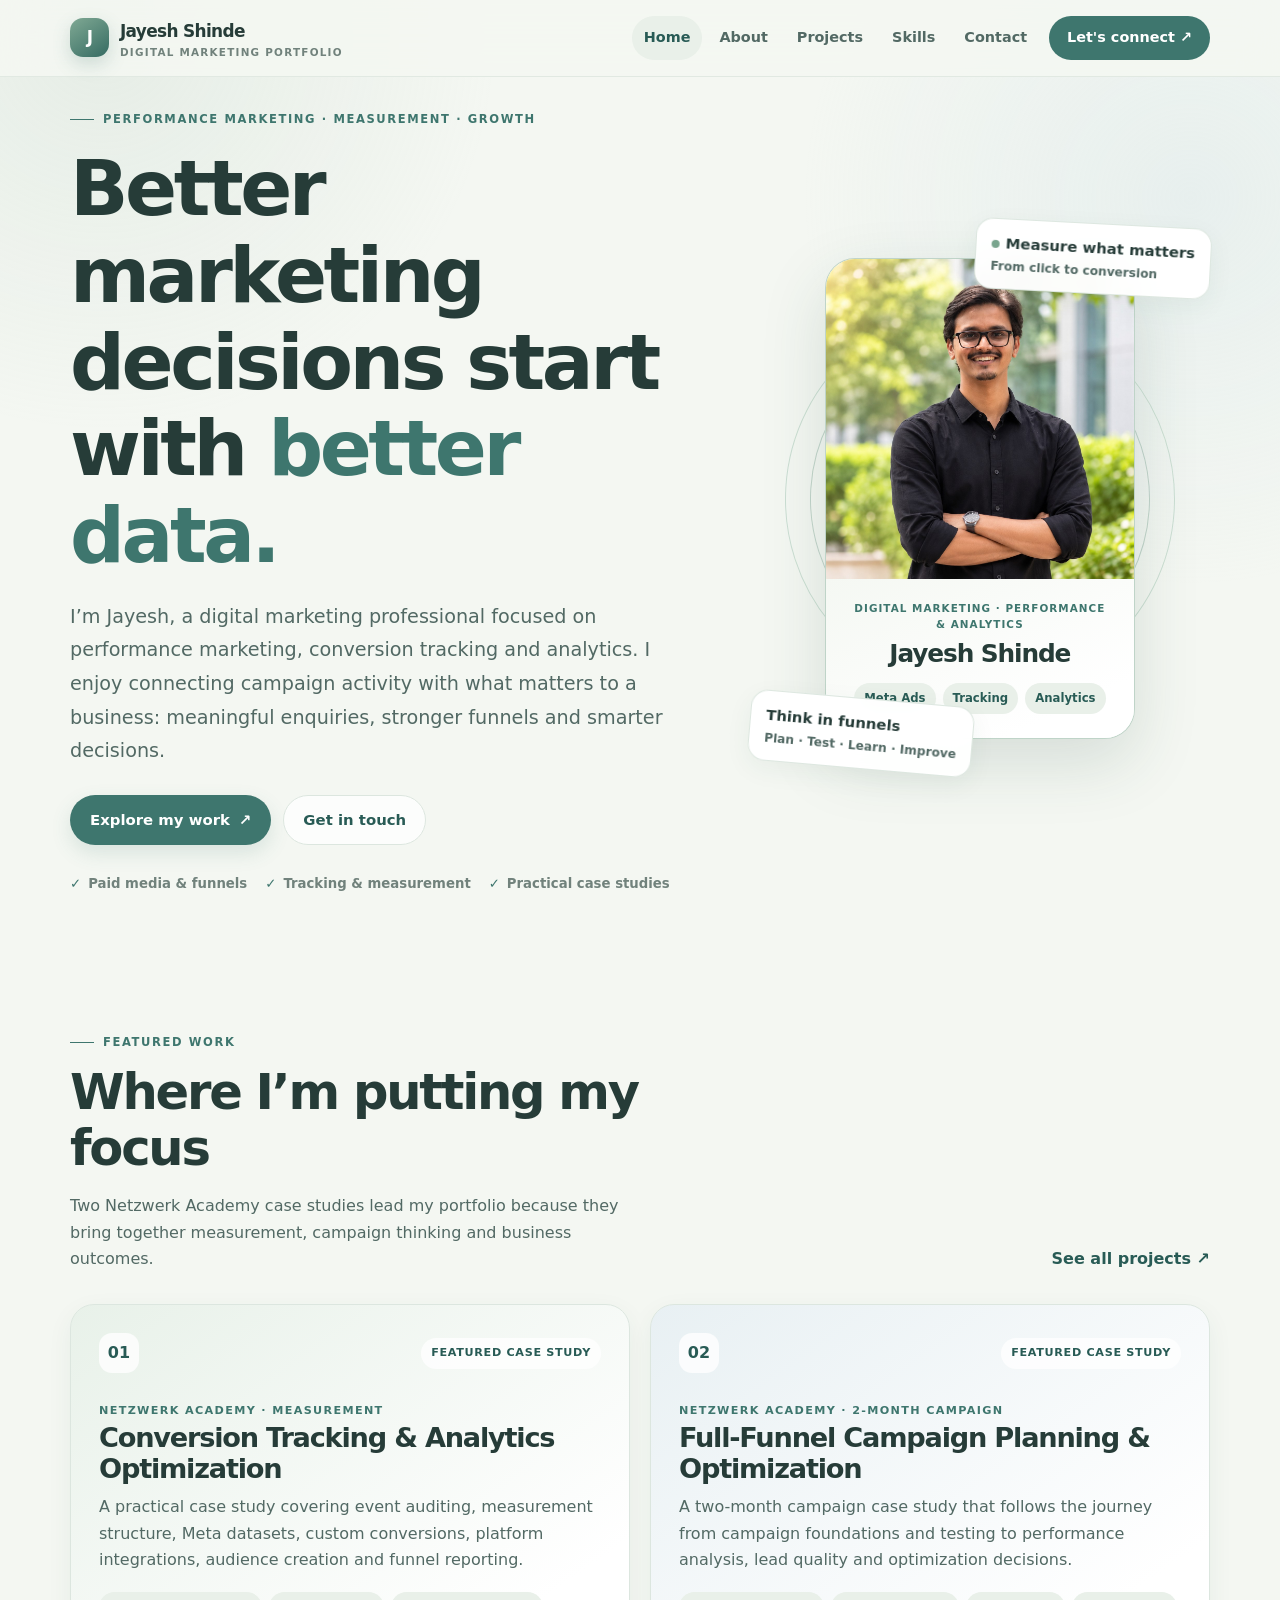
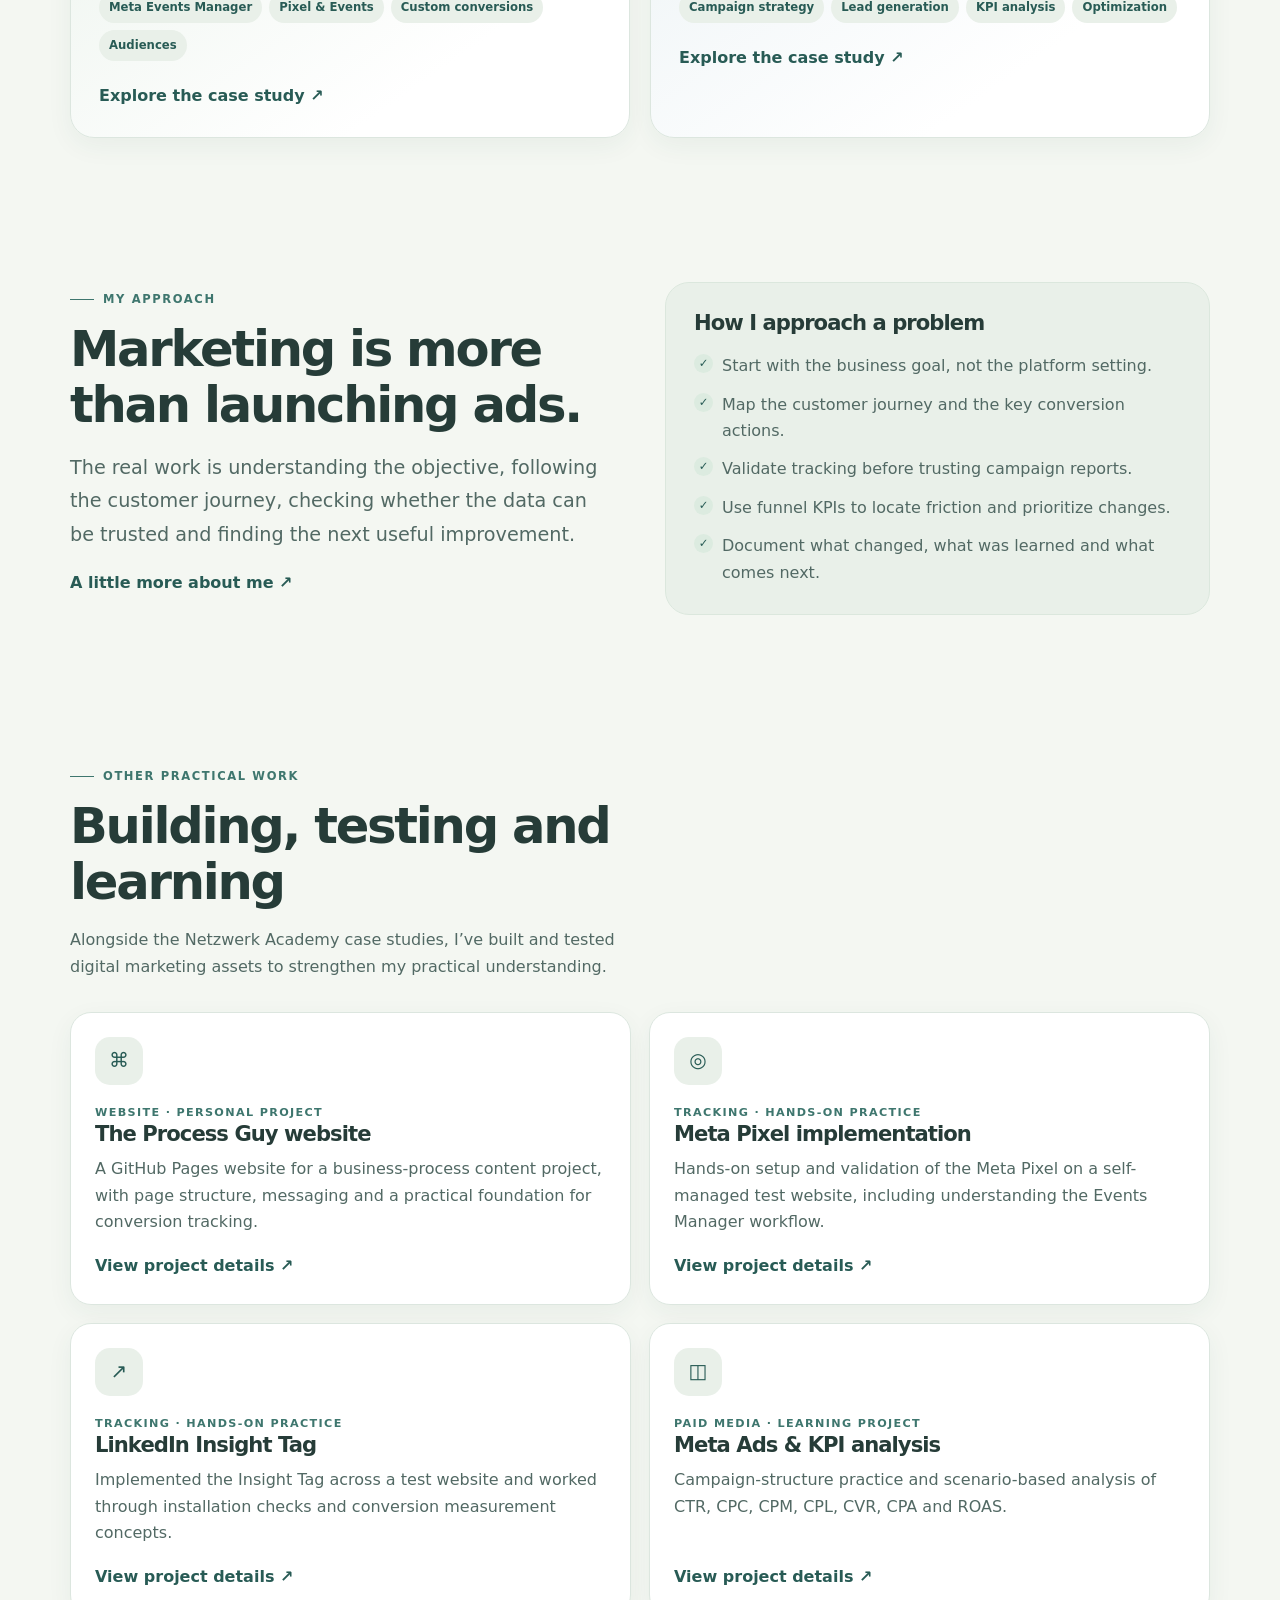
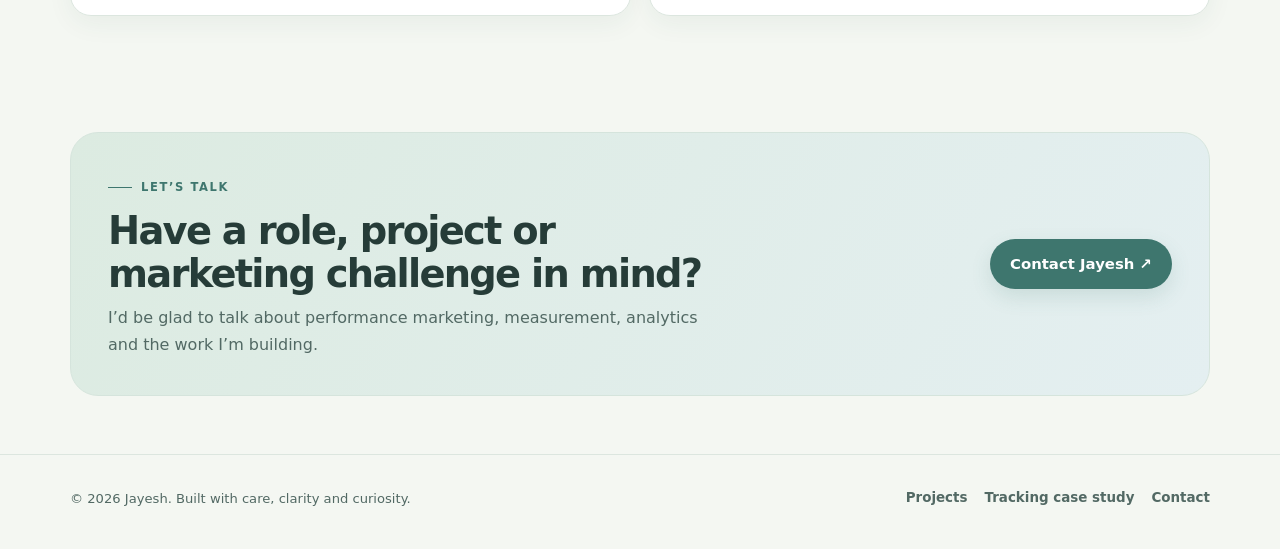
<file: index.html>
<!doctype html>
<html lang="en">
<head>
  <meta charset="utf-8"><meta name="viewport" content="width=device-width, initial-scale=1">
  <meta name="theme-color" content="#f4f7f2"><meta name="description" content="Jayesh portfolio: performance marketing, conversion tracking, analytics, paid media and practical case studies.">
  <title>Performance Marketing & Digital Marketing Portfolio | Jayesh</title>
  <link rel="preconnect" href="https://fonts.googleapis.com"><link rel="preconnect" href="https://fonts.gstatic.com" crossorigin>
  <link rel="stylesheet" href="assets/css/style.css">
  <link rel="icon" href="assets/img/favicon.svg" type="image/svg+xml">
</head>
<body><a class="skip-link" href="#main">Skip to content</a>
<header class="site-header"><div class="container nav-wrap">
  <a class="brand" href="index.html" aria-label="Jayesh portfolio home"><span class="brand-mark">J</span><span>Jayesh Shinde<small>Digital Marketing Portfolio</small></span></a>
  <button class="menu-toggle" type="button" aria-label="Open navigation menu" aria-expanded="false" aria-controls="primary-navigation"><span></span><span></span><span></span></button>
  <nav class="nav-links" id="primary-navigation" aria-label="Primary navigation"><a href="index.html" aria-current="page">Home</a><a href="about.html">About</a><a href="projects.html">Projects</a><a href="skills.html">Skills</a><a href="contact.html">Contact</a><a class="nav-cta" href="contact.html">Let's connect ↗</a></nav>
</div></header><main class="page-main" id="main">
<section class="hero"><div class="container hero-grid">
  <div class="hero-copy reveal"><span class="eyebrow">Performance marketing · Measurement · Growth</span>
    <h1>Better marketing decisions start with <span class="accent">better data.</span></h1>
    <p class="lead">I’m Jayesh, a digital marketing professional focused on performance marketing, conversion tracking and analytics. I enjoy connecting campaign activity with what matters to a business: meaningful enquiries, stronger funnels and smarter decisions.</p>
    <div class="button-row"><a class="btn" href="projects.html">Explore my work <span aria-hidden="true">↗</span></a><a class="btn secondary" href="contact.html">Get in touch</a></div>
    <div class="hero-note"><span>Paid media & funnels</span><span>Tracking & measurement</span><span>Practical case studies</span></div>
  </div>
  <div class="hero-visual reveal" aria-label="Jayesh Shinde, digital marketing portfolio profile">
    <div class="orbit" aria-hidden="true"></div>
    <figure class="profile-tile">
      <img class="profile-photo" src="assets/img/jayesh-profile.jpg" alt="Professional portrait of Jayesh Shinde smiling in a black shirt and glasses" fetchpriority="high">
      <figcaption class="profile-details">
        <span class="profile-kicker">Digital Marketing · Performance & Analytics</span>
        <h3>Jayesh Shinde</h3>
        <div class="mini-tags"><span>Meta Ads</span><span>Tracking</span><span>Analytics</span></div>
      </figcaption>
    </figure>
    <div class="float-card float-one"><b><span class="float-dot"></span>Measure what matters</b>From click to conversion</div>
    <div class="float-card float-two"><b>Think in funnels</b>Plan · Test · Learn · Improve</div>
  </div>
</div></section>
<section class="section-tight"><div class="container"><div class="section-head"><div><span class="eyebrow">Featured work</span><h2>Where I’m putting my focus</h2><p>Two Netzwerk Academy case studies lead my portfolio because they bring together measurement, campaign thinking and business outcomes.</p></div><a class="text-link" href="projects.html">See all projects ↗</a></div>
  <div class="feature-grid">
    <article class="feature-card primary reveal"><div class="card-top"><span class="number">01</span><span class="status">Featured case study</span></div><span class="pill-label">Netzwerk Academy · Measurement</span><h3>Conversion Tracking & Analytics Optimization</h3><p>A practical case study covering event auditing, measurement structure, Meta datasets, custom conversions, platform integrations, audience creation and funnel reporting.</p><div class="tags"><span class="tag">Meta Events Manager</span><span class="tag">Pixel & Events</span><span class="tag">Custom conversions</span><span class="tag">Audiences</span></div><a class="text-link" href="case-study-tracking.html">Explore the case study ↗</a></article>
    <article class="feature-card secondary-feature reveal"><div class="card-top"><span class="number">02</span><span class="status">Featured case study</span></div><span class="pill-label">Netzwerk Academy · 2-month campaign</span><h3>Full-Funnel Campaign Planning & Optimization</h3><p>A two-month campaign case study that follows the journey from campaign foundations and testing to performance analysis, lead quality and optimization decisions.</p><div class="tags"><span class="tag">Campaign strategy</span><span class="tag">Lead generation</span><span class="tag">KPI analysis</span><span class="tag">Optimization</span></div><a class="text-link" href="case-study-campaign.html">Explore the case study ↗</a></article>
  </div>
</div></section>
<section class="section"><div class="container two-col">
  <div class="reveal"><span class="eyebrow">My approach</span><h2>Marketing is more than launching ads.</h2><p class="lead">The real work is understanding the objective, following the customer journey, checking whether the data can be trusted and finding the next useful improvement.</p><a class="text-link" href="about.html">A little more about me ↗</a></div>
  <div class="soft-panel reveal"><h3>How I approach a problem</h3><ul class="list-check"><li>Start with the business goal, not the platform setting.</li><li>Map the customer journey and the key conversion actions.</li><li>Validate tracking before trusting campaign reports.</li><li>Use funnel KPIs to locate friction and prioritize changes.</li><li>Document what changed, what was learned and what comes next.</li></ul></div>
</div></section>
<section class="section-tight"><div class="container"><div class="section-head"><div><span class="eyebrow">Other practical work</span><h2>Building, testing and learning</h2><p>Alongside the Netzwerk Academy case studies, I’ve built and tested digital marketing assets to strengthen my practical understanding.</p></div></div>
  <div class="project-grid">
    <article class="project-card reveal"><div class="project-icon">⌘</div><span class="pill-label">Website · Personal project</span><h3>The Process Guy website</h3><p>A GitHub Pages website for a business-process content project, with page structure, messaging and a practical foundation for conversion tracking.</p><a class="text-link" href="projects.html#process-guy">View project details ↗</a></article>
    <article class="project-card reveal"><div class="project-icon">◎</div><span class="pill-label">Tracking · Hands-on practice</span><h3>Meta Pixel implementation</h3><p>Hands-on setup and validation of the Meta Pixel on a self-managed test website, including understanding the Events Manager workflow.</p><a class="text-link" href="projects.html#meta-pixel">View project details ↗</a></article>
    <article class="project-card reveal"><div class="project-icon">↗</div><span class="pill-label">Tracking · Hands-on practice</span><h3>LinkedIn Insight Tag</h3><p>Implemented the Insight Tag across a test website and worked through installation checks and conversion measurement concepts.</p><a class="text-link" href="projects.html#linkedin-tag">View project details ↗</a></article>
    <article class="project-card reveal"><div class="project-icon">◫</div><span class="pill-label">Paid media · Learning project</span><h3>Meta Ads & KPI analysis</h3><p>Campaign-structure practice and scenario-based analysis of CTR, CPC, CPM, CPL, CVR, CPA and ROAS.</p><a class="text-link" href="projects.html#meta-ads">View project details ↗</a></article>
  </div>
</div></section>
<section class="section-tight"><div class="container"><div class="callout reveal"><div><span class="eyebrow">Let’s talk</span><h2>Have a role, project or marketing challenge in mind?</h2><p>I’d be glad to talk about performance marketing, measurement, analytics and the work I’m building.</p></div><a class="btn" href="contact.html">Contact Jayesh ↗</a></div></div></section>
</main><footer class="site-footer"><div class="container footer-inner">
  <p>© <span data-year></span> Jayesh. Built with care, clarity and curiosity.</p>
  <div class="footer-links"><a href="projects.html">Projects</a><a href="case-study-tracking.html">Tracking case study</a><a href="contact.html">Contact</a></div>
</div></footer>
<script src="assets/js/main.js" defer></script></body></html>
</file>
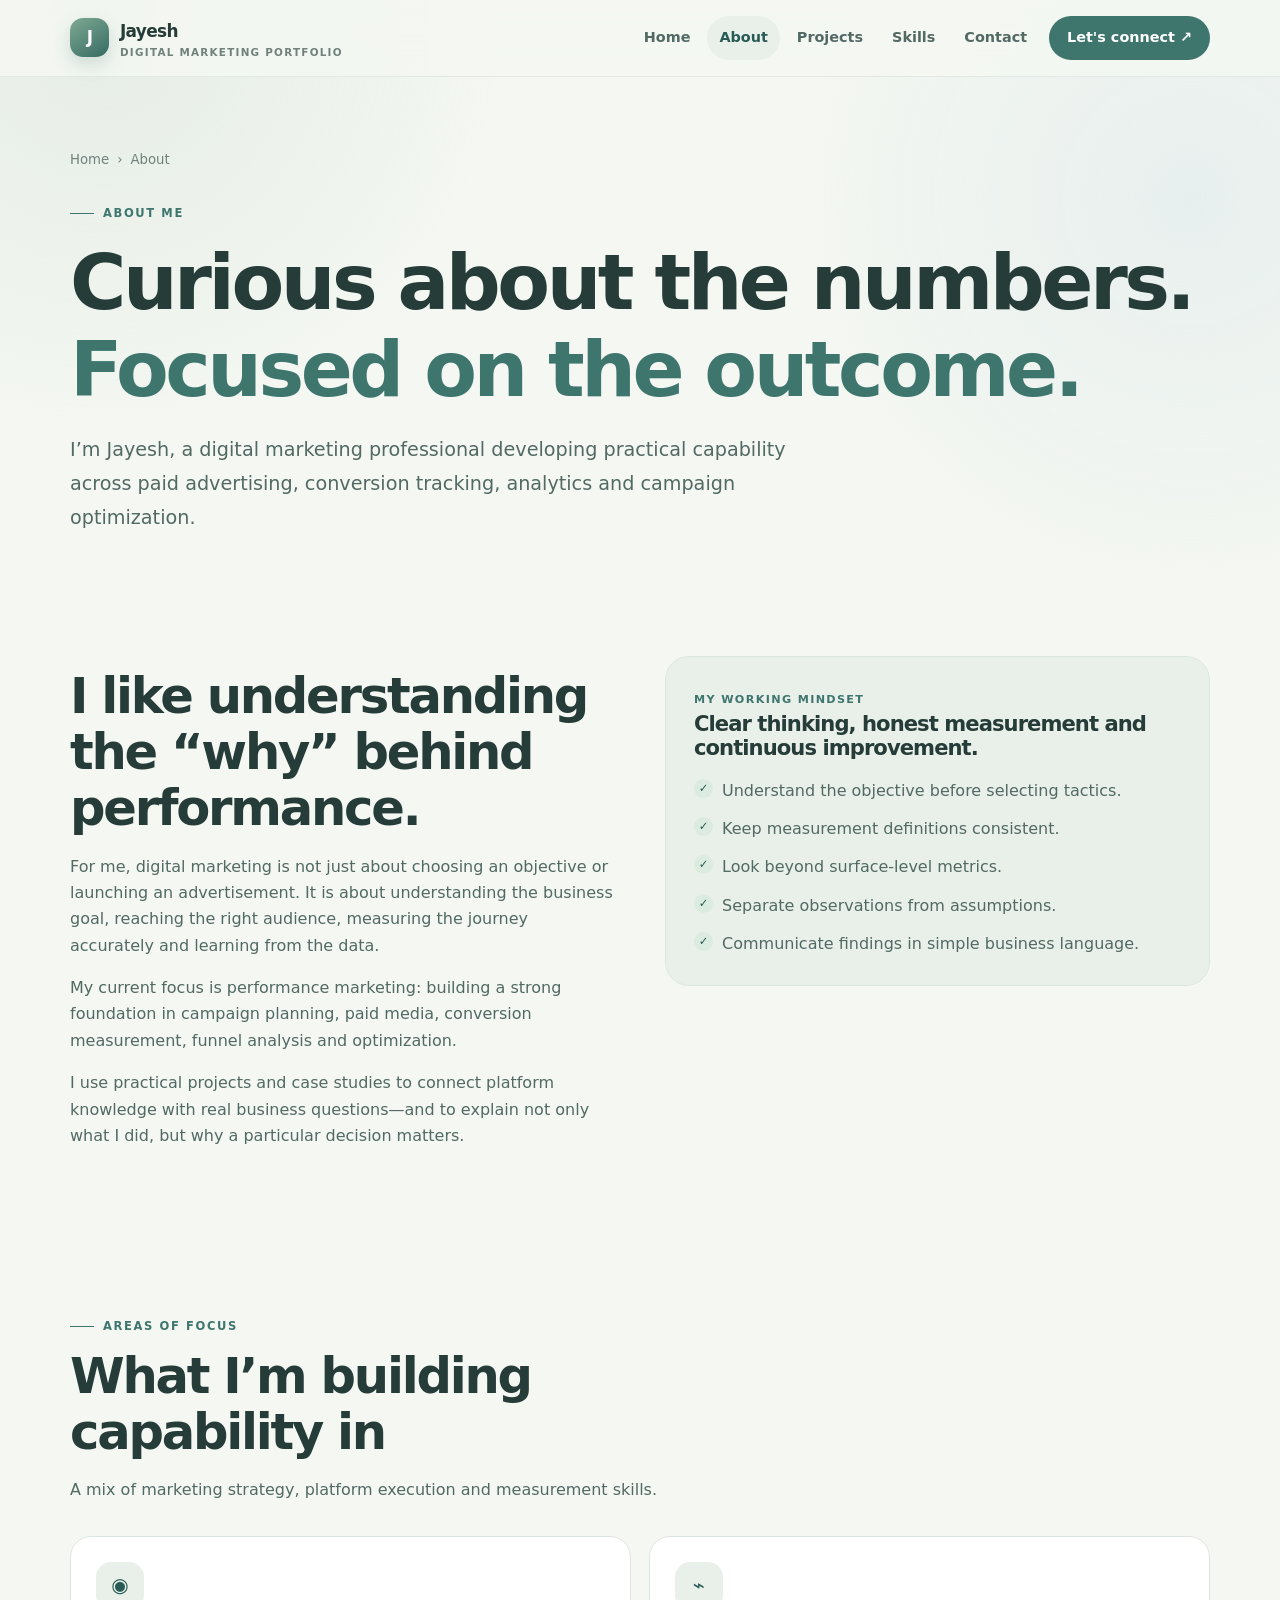
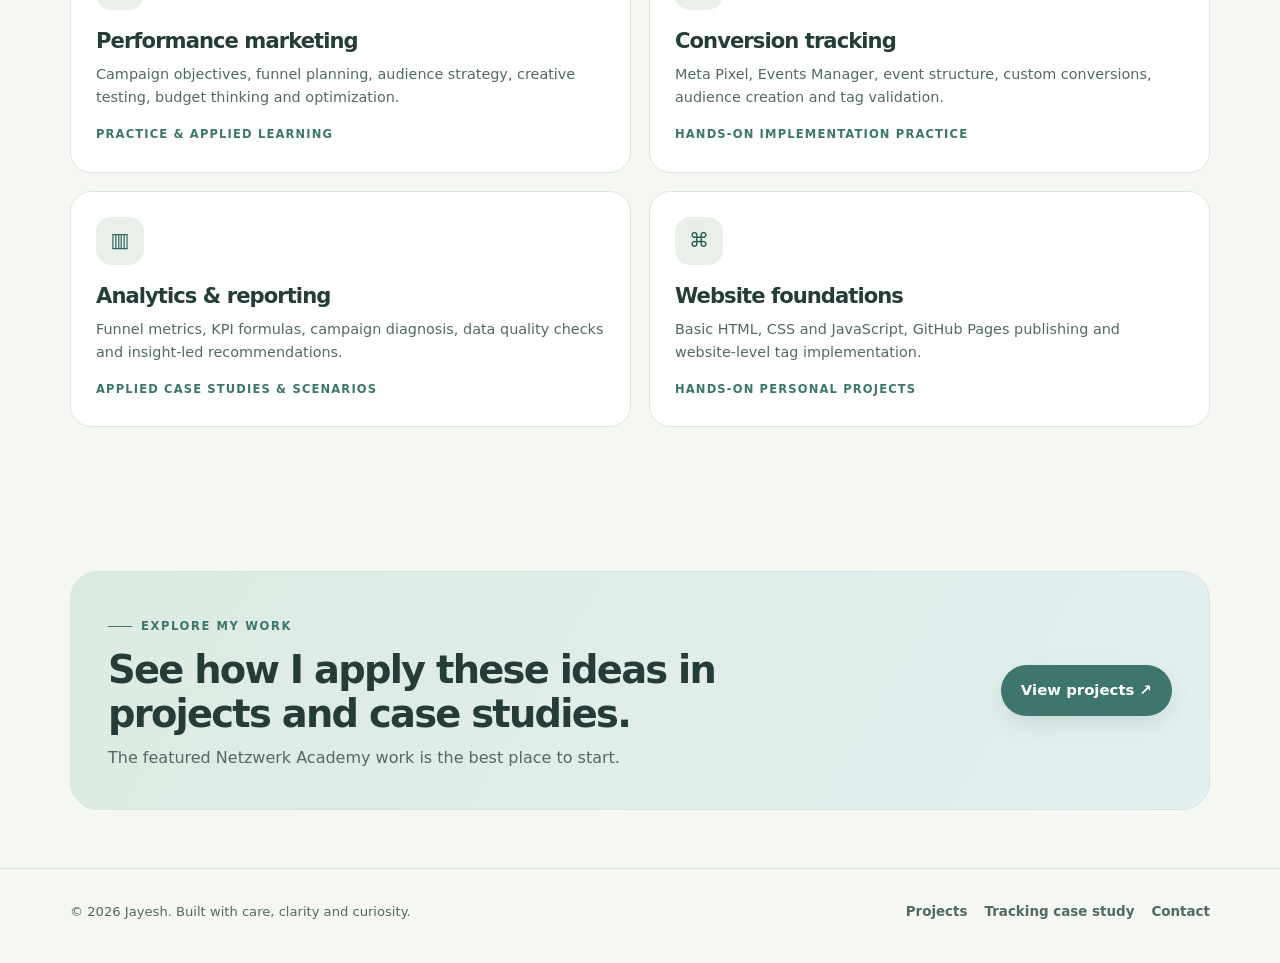
<file: about.html>
<!doctype html>
<html lang="en">
<head>
  <meta charset="utf-8"><meta name="viewport" content="width=device-width, initial-scale=1">
  <meta name="theme-color" content="#f4f7f2"><meta name="description" content="Learn about Jayesh and his approach to digital marketing, performance marketing, measurement and analytics.">
  <title>About | Jayesh</title>
  <link rel="preconnect" href="https://fonts.googleapis.com"><link rel="preconnect" href="https://fonts.gstatic.com" crossorigin>
  <link rel="stylesheet" href="assets/css/style.css">
  <link rel="icon" href="assets/img/favicon.svg" type="image/svg+xml">
</head>
<body><a class="skip-link" href="#main">Skip to content</a>
<header class="site-header"><div class="container nav-wrap">
  <a class="brand" href="index.html" aria-label="Jayesh portfolio home"><span class="brand-mark">J</span><span>Jayesh<small>Digital Marketing Portfolio</small></span></a>
  <button class="menu-toggle" type="button" aria-label="Open navigation menu" aria-expanded="false" aria-controls="primary-navigation"><span></span><span></span><span></span></button>
  <nav class="nav-links" id="primary-navigation" aria-label="Primary navigation"><a href="index.html">Home</a><a href="about.html" aria-current="page">About</a><a href="projects.html">Projects</a><a href="skills.html">Skills</a><a href="contact.html">Contact</a><a class="nav-cta" href="contact.html">Let's connect ↗</a></nav>
</div></header><main class="page-main" id="main">
<section class="page-hero"><div class="container"><div class="breadcrumb"><a href="index.html">Home</a><span>›</span><span>About</span></div><span class="eyebrow">About me</span><h1>Curious about the numbers.<br><span style="color:var(--teal)">Focused on the outcome.</span></h1><p class="lead">I’m Jayesh, a digital marketing professional developing practical capability across paid advertising, conversion tracking, analytics and campaign optimization.</p></div></section>
<section class="section-tight"><div class="container two-col"><div class="reveal"><h2>I like understanding the “why” behind performance.</h2><p>For me, digital marketing is not just about choosing an objective or launching an advertisement. It is about understanding the business goal, reaching the right audience, measuring the journey accurately and learning from the data.</p><p>My current focus is performance marketing: building a strong foundation in campaign planning, paid media, conversion measurement, funnel analysis and optimization.</p><p>I use practical projects and case studies to connect platform knowledge with real business questions—and to explain not only what I did, but why a particular decision matters.</p></div><div class="soft-panel reveal"><span class="pill-label">My working mindset</span><h3>Clear thinking, honest measurement and continuous improvement.</h3><ul class="list-check"><li>Understand the objective before selecting tactics.</li><li>Keep measurement definitions consistent.</li><li>Look beyond surface-level metrics.</li><li>Separate observations from assumptions.</li><li>Communicate findings in simple business language.</li></ul></div></div></section>
<section class="section"><div class="container"><div class="section-head"><div><span class="eyebrow">Areas of focus</span><h2>What I’m building capability in</h2><p>A mix of marketing strategy, platform execution and measurement skills.</p></div></div><div class="skill-groups">
  <article class="skill-group reveal"><div class="project-icon">◉</div><h3>Performance marketing</h3><p>Campaign objectives, funnel planning, audience strategy, creative testing, budget thinking and optimization.</p><span class="skill-level">Practice & applied learning</span></article>
  <article class="skill-group reveal"><div class="project-icon">⌁</div><h3>Conversion tracking</h3><p>Meta Pixel, Events Manager, event structure, custom conversions, audience creation and tag validation.</p><span class="skill-level">Hands-on implementation practice</span></article>
  <article class="skill-group reveal"><div class="project-icon">▥</div><h3>Analytics & reporting</h3><p>Funnel metrics, KPI formulas, campaign diagnosis, data quality checks and insight-led recommendations.</p><span class="skill-level">Applied case studies & scenarios</span></article>
  <article class="skill-group reveal"><div class="project-icon">⌘</div><h3>Website foundations</h3><p>Basic HTML, CSS and JavaScript, GitHub Pages publishing and website-level tag implementation.</p><span class="skill-level">Hands-on personal projects</span></article>
</div></div></section>
<section class="section-tight"><div class="container"><div class="callout reveal"><div><span class="eyebrow">Explore my work</span><h2>See how I apply these ideas in projects and case studies.</h2><p>The featured Netzwerk Academy work is the best place to start.</p></div><a class="btn" href="projects.html">View projects ↗</a></div></div></section>
</main><footer class="site-footer"><div class="container footer-inner">
  <p>© <span data-year></span> Jayesh. Built with care, clarity and curiosity.</p>
  <div class="footer-links"><a href="projects.html">Projects</a><a href="case-study-tracking.html">Tracking case study</a><a href="contact.html">Contact</a></div>
</div></footer>
<script src="assets/js/main.js" defer></script></body></html>
</file>
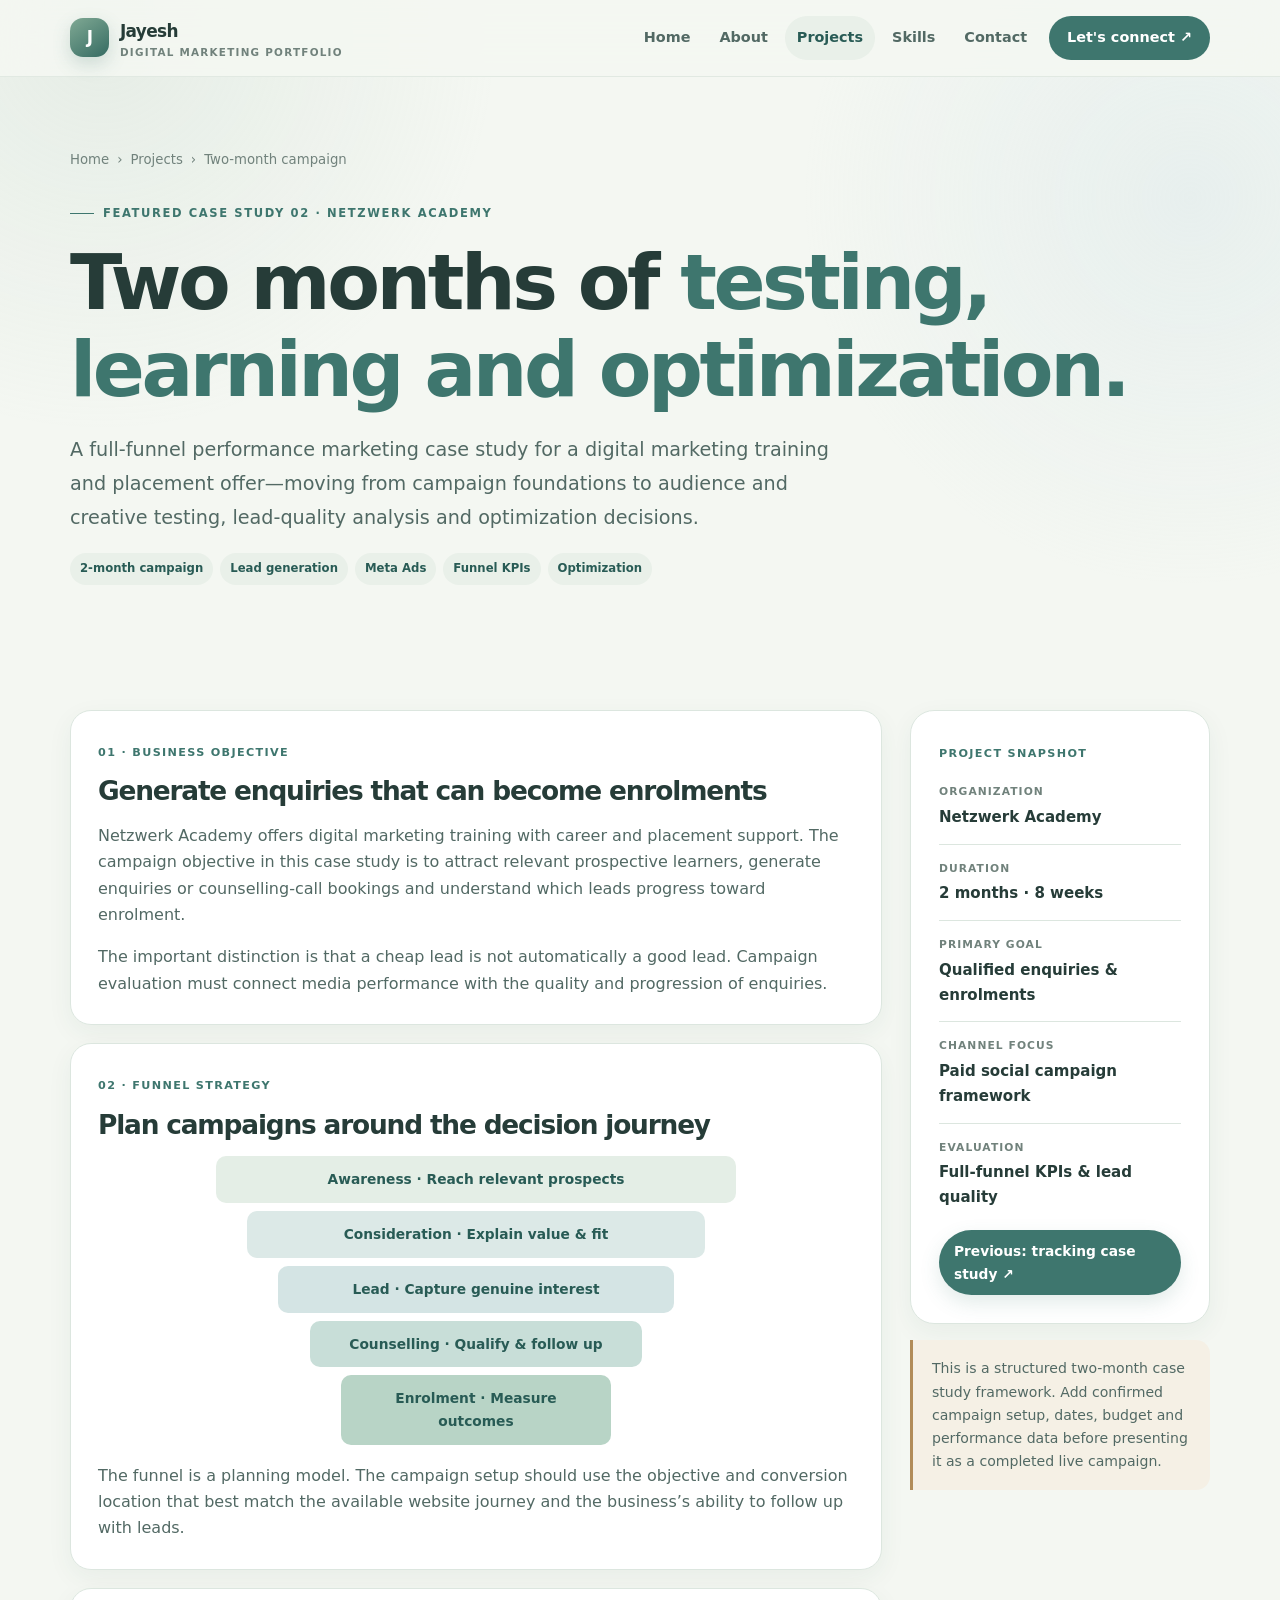
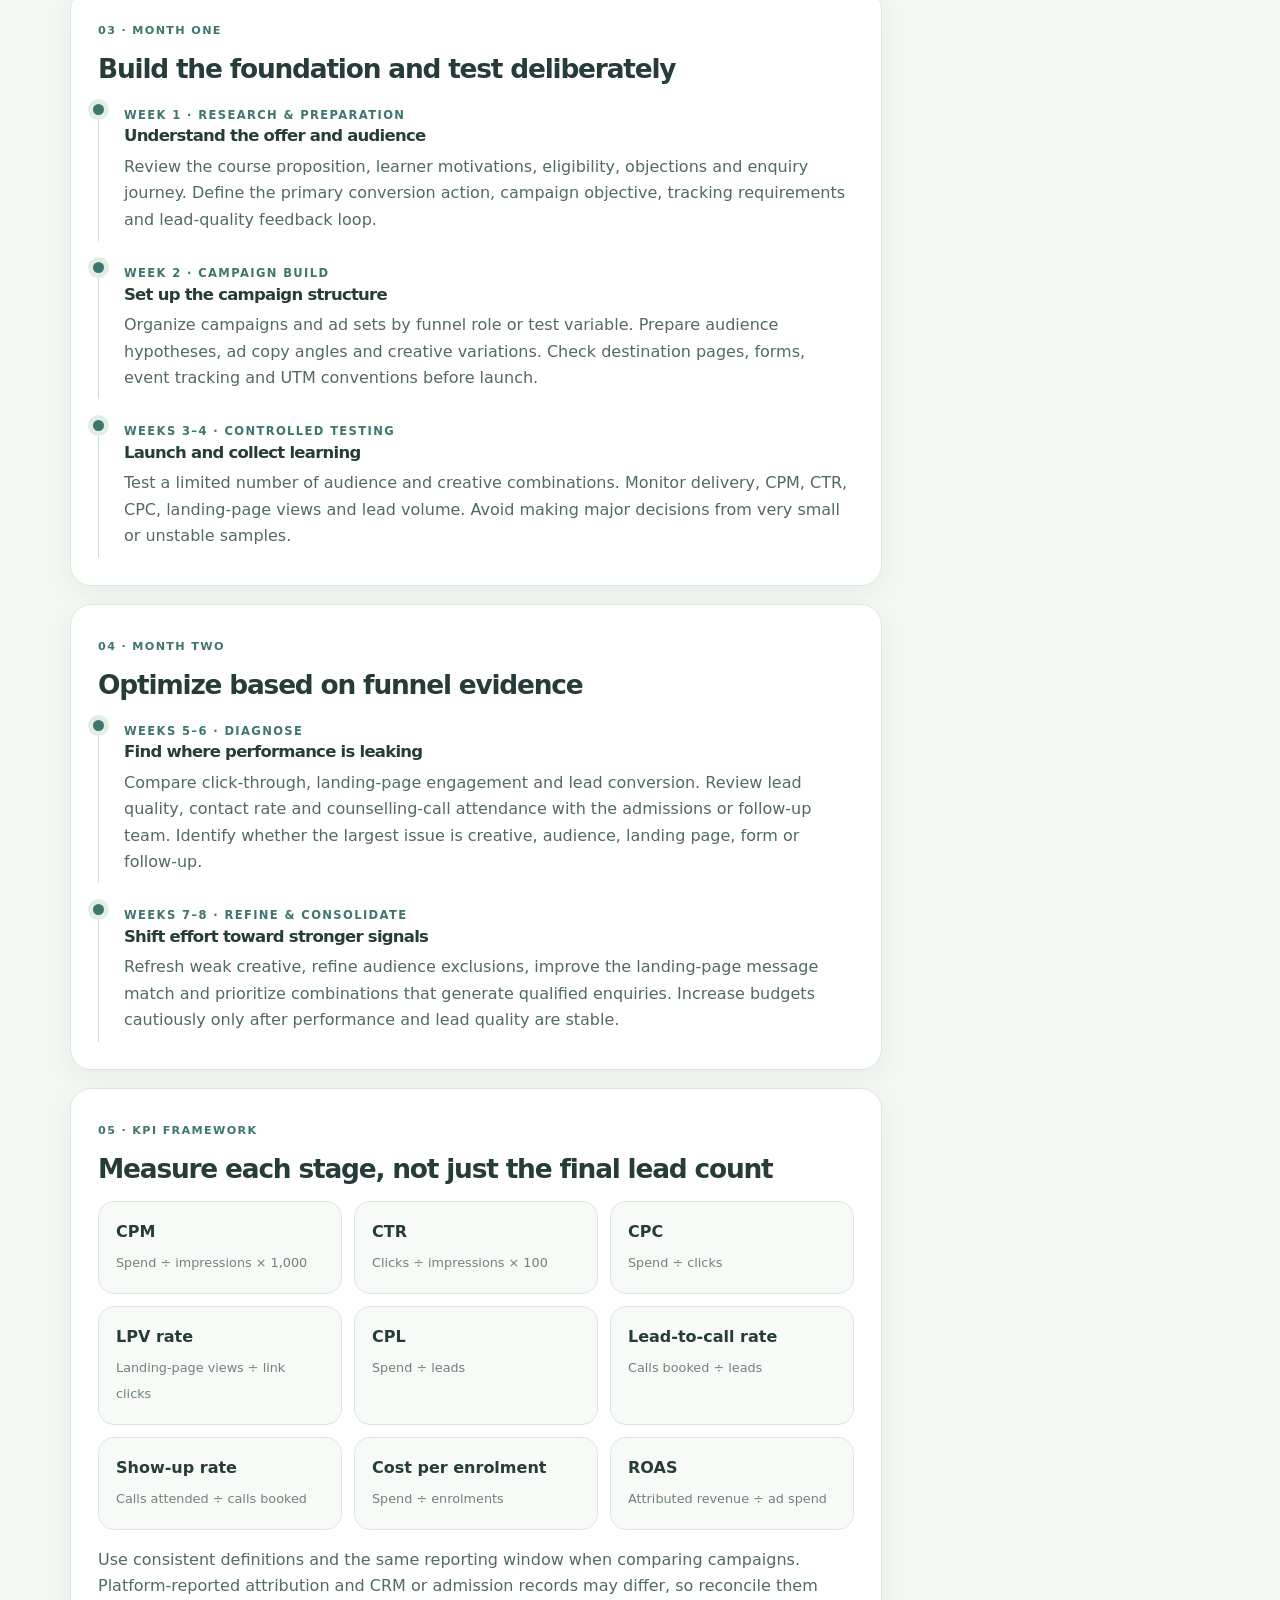
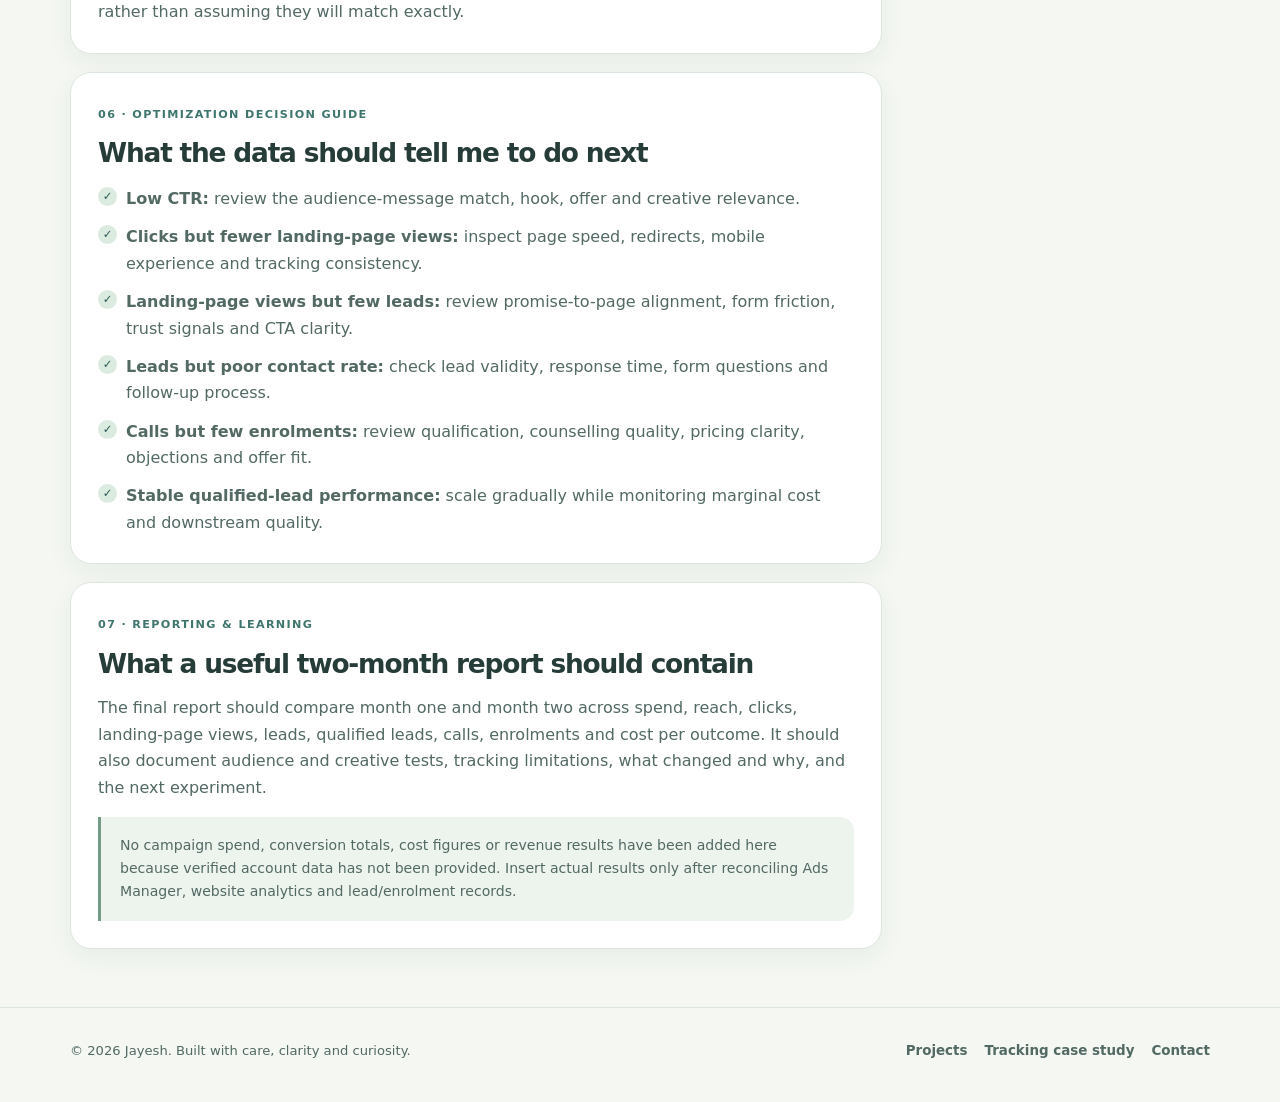
<file: case-study-campaign.html>
<!doctype html>
<html lang="en">
<head>
  <meta charset="utf-8"><meta name="viewport" content="width=device-width, initial-scale=1">
  <meta name="theme-color" content="#f4f7f2"><meta name="description" content="Two-month performance marketing campaign case study for Netzwerk Academy, covering campaign planning, testing, funnel analysis and optimization.">
  <title>Netzwerk Academy — Two-Month Campaign Case Study | Jayesh</title>
  <link rel="preconnect" href="https://fonts.googleapis.com"><link rel="preconnect" href="https://fonts.gstatic.com" crossorigin>
  <link rel="stylesheet" href="assets/css/style.css">
  <link rel="icon" href="assets/img/favicon.svg" type="image/svg+xml">
</head>
<body><a class="skip-link" href="#main">Skip to content</a>
<header class="site-header"><div class="container nav-wrap">
  <a class="brand" href="index.html" aria-label="Jayesh portfolio home"><span class="brand-mark">J</span><span>Jayesh<small>Digital Marketing Portfolio</small></span></a>
  <button class="menu-toggle" type="button" aria-label="Open navigation menu" aria-expanded="false" aria-controls="primary-navigation"><span></span><span></span><span></span></button>
  <nav class="nav-links" id="primary-navigation" aria-label="Primary navigation"><a href="index.html">Home</a><a href="about.html">About</a><a href="projects.html" aria-current="page">Projects</a><a href="skills.html">Skills</a><a href="contact.html">Contact</a><a class="nav-cta" href="contact.html">Let's connect ↗</a></nav>
</div></header><main class="page-main" id="main">
<section class="page-hero"><div class="container"><div class="breadcrumb"><a href="index.html">Home</a><span>›</span><a href="projects.html">Projects</a><span>›</span><span>Two-month campaign</span></div><span class="eyebrow">Featured case study 02 · Netzwerk Academy</span><h1>Two months of <span style="color:var(--teal)">testing, learning and optimization.</span></h1><p class="lead">A full-funnel performance marketing case study for a digital marketing training and placement offer—moving from campaign foundations to audience and creative testing, lead-quality analysis and optimization decisions.</p><div class="tags"><span class="tag">2-month campaign</span><span class="tag">Lead generation</span><span class="tag">Meta Ads</span><span class="tag">Funnel KPIs</span><span class="tag">Optimization</span></div></div></section>
<section class="section-tight"><div class="container detail-grid"><div class="content-stack">
  <article class="content-block reveal"><span class="pill-label">01 · Business objective</span><h2 style="font-size:1.65rem">Generate enquiries that can become enrolments</h2><p>Netzwerk Academy offers digital marketing training with career and placement support. The campaign objective in this case study is to attract relevant prospective learners, generate enquiries or counselling-call bookings and understand which leads progress toward enrolment.</p><p>The important distinction is that a cheap lead is not automatically a good lead. Campaign evaluation must connect media performance with the quality and progression of enquiries.</p></article>
  <article class="content-block reveal"><span class="pill-label">02 · Funnel strategy</span><h2 style="font-size:1.65rem">Plan campaigns around the decision journey</h2><div class="funnel"><div class="funnel-step">Awareness · Reach relevant prospects</div><div class="funnel-step">Consideration · Explain value & fit</div><div class="funnel-step">Lead · Capture genuine interest</div><div class="funnel-step">Counselling · Qualify & follow up</div><div class="funnel-step">Enrolment · Measure outcomes</div></div><p style="margin-top:18px">The funnel is a planning model. The campaign setup should use the objective and conversion location that best match the available website journey and the business’s ability to follow up with leads.</p></article>
  <article class="content-block reveal"><span class="pill-label">03 · Month one</span><h2 style="font-size:1.65rem">Build the foundation and test deliberately</h2><div class="timeline">
    <div class="timeline-item"><span class="when">Week 1 · Research & preparation</span><h4>Understand the offer and audience</h4><p>Review the course proposition, learner motivations, eligibility, objections and enquiry journey. Define the primary conversion action, campaign objective, tracking requirements and lead-quality feedback loop.</p></div>
    <div class="timeline-item"><span class="when">Week 2 · Campaign build</span><h4>Set up the campaign structure</h4><p>Organize campaigns and ad sets by funnel role or test variable. Prepare audience hypotheses, ad copy angles and creative variations. Check destination pages, forms, event tracking and UTM conventions before launch.</p></div>
    <div class="timeline-item"><span class="when">Weeks 3–4 · Controlled testing</span><h4>Launch and collect learning</h4><p>Test a limited number of audience and creative combinations. Monitor delivery, CPM, CTR, CPC, landing-page views and lead volume. Avoid making major decisions from very small or unstable samples.</p></div>
  </div></article>
  <article class="content-block reveal"><span class="pill-label">04 · Month two</span><h2 style="font-size:1.65rem">Optimize based on funnel evidence</h2><div class="timeline">
    <div class="timeline-item"><span class="when">Weeks 5–6 · Diagnose</span><h4>Find where performance is leaking</h4><p>Compare click-through, landing-page engagement and lead conversion. Review lead quality, contact rate and counselling-call attendance with the admissions or follow-up team. Identify whether the largest issue is creative, audience, landing page, form or follow-up.</p></div>
    <div class="timeline-item"><span class="when">Weeks 7–8 · Refine & consolidate</span><h4>Shift effort toward stronger signals</h4><p>Refresh weak creative, refine audience exclusions, improve the landing-page message match and prioritize combinations that generate qualified enquiries. Increase budgets cautiously only after performance and lead quality are stable.</p></div>
  </div></article>
  <article class="content-block reveal"><span class="pill-label">05 · KPI framework</span><h2 style="font-size:1.65rem">Measure each stage, not just the final lead count</h2><div class="kpi-grid"><div class="kpi"><b>CPM</b><span>Spend ÷ impressions × 1,000</span></div><div class="kpi"><b>CTR</b><span>Clicks ÷ impressions × 100</span></div><div class="kpi"><b>CPC</b><span>Spend ÷ clicks</span></div><div class="kpi"><b>LPV rate</b><span>Landing-page views ÷ link clicks</span></div><div class="kpi"><b>CPL</b><span>Spend ÷ leads</span></div><div class="kpi"><b>Lead-to-call rate</b><span>Calls booked ÷ leads</span></div><div class="kpi"><b>Show-up rate</b><span>Calls attended ÷ calls booked</span></div><div class="kpi"><b>Cost per enrolment</b><span>Spend ÷ enrolments</span></div><div class="kpi"><b>ROAS</b><span>Attributed revenue ÷ ad spend</span></div></div><p style="margin-top:17px">Use consistent definitions and the same reporting window when comparing campaigns. Platform-reported attribution and CRM or admission records may differ, so reconcile them rather than assuming they will match exactly.</p></article>
  <article class="content-block reveal"><span class="pill-label">06 · Optimization decision guide</span><h2 style="font-size:1.65rem">What the data should tell me to do next</h2><ul class="list-check"><li><b>Low CTR:</b> review the audience-message match, hook, offer and creative relevance.</li><li><b>Clicks but fewer landing-page views:</b> inspect page speed, redirects, mobile experience and tracking consistency.</li><li><b>Landing-page views but few leads:</b> review promise-to-page alignment, form friction, trust signals and CTA clarity.</li><li><b>Leads but poor contact rate:</b> check lead validity, response time, form questions and follow-up process.</li><li><b>Calls but few enrolments:</b> review qualification, counselling quality, pricing clarity, objections and offer fit.</li><li><b>Stable qualified-lead performance:</b> scale gradually while monitoring marginal cost and downstream quality.</li></ul></article>
  <article class="content-block reveal"><span class="pill-label">07 · Reporting & learning</span><h2 style="font-size:1.65rem">What a useful two-month report should contain</h2><p>The final report should compare month one and month two across spend, reach, clicks, landing-page views, leads, qualified leads, calls, enrolments and cost per outcome. It should also document audience and creative tests, tracking limitations, what changed and why, and the next experiment.</p><div class="note">No campaign spend, conversion totals, cost figures or revenue results have been added here because verified account data has not been provided. Insert actual results only after reconciling Ads Manager, website analytics and lead/enrolment records.</div></article>
</div>
<aside class="detail-sidebar"><div class="panel"><span class="pill-label">Project snapshot</span><div class="info-list" style="margin-top:18px"><div class="info-item"><small>Organization</small><b>Netzwerk Academy</b></div><div class="info-item"><small>Duration</small><b>2 months · 8 weeks</b></div><div class="info-item"><small>Primary goal</small><b>Qualified enquiries & enrolments</b></div><div class="info-item"><small>Channel focus</small><b>Paid social campaign framework</b></div><div class="info-item"><small>Evaluation</small><b>Full-funnel KPIs & lead quality</b></div></div><a class="btn small-btn" style="width:100%;margin-top:20px" href="case-study-tracking.html">Previous: tracking case study ↗</a></div><div class="note warning-note" style="margin-top:16px">This is a structured two-month case study framework. Add confirmed campaign setup, dates, budget and performance data before presenting it as a completed live campaign.</div></aside>
</div></section>
</main><footer class="site-footer"><div class="container footer-inner">
  <p>© <span data-year></span> Jayesh. Built with care, clarity and curiosity.</p>
  <div class="footer-links"><a href="projects.html">Projects</a><a href="case-study-tracking.html">Tracking case study</a><a href="contact.html">Contact</a></div>
</div></footer>
<script src="assets/js/main.js" defer></script></body></html>
</file>
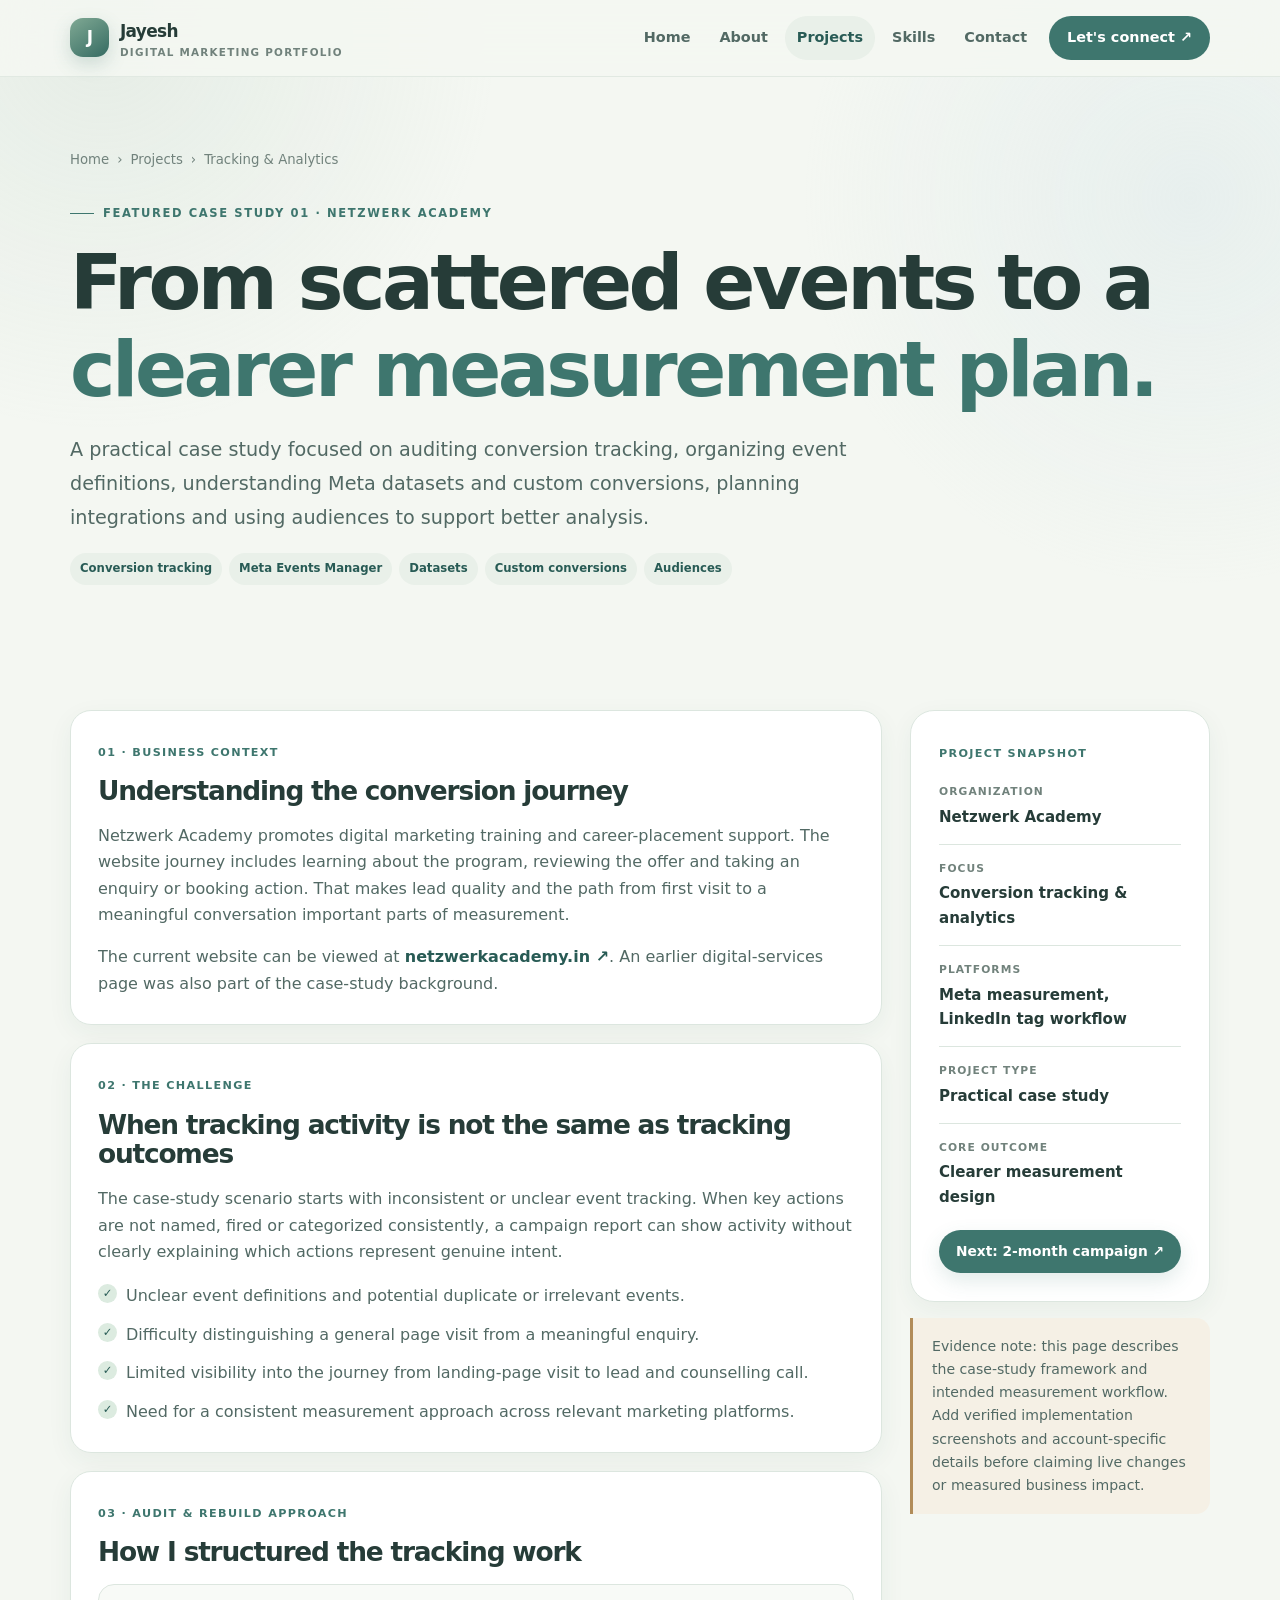
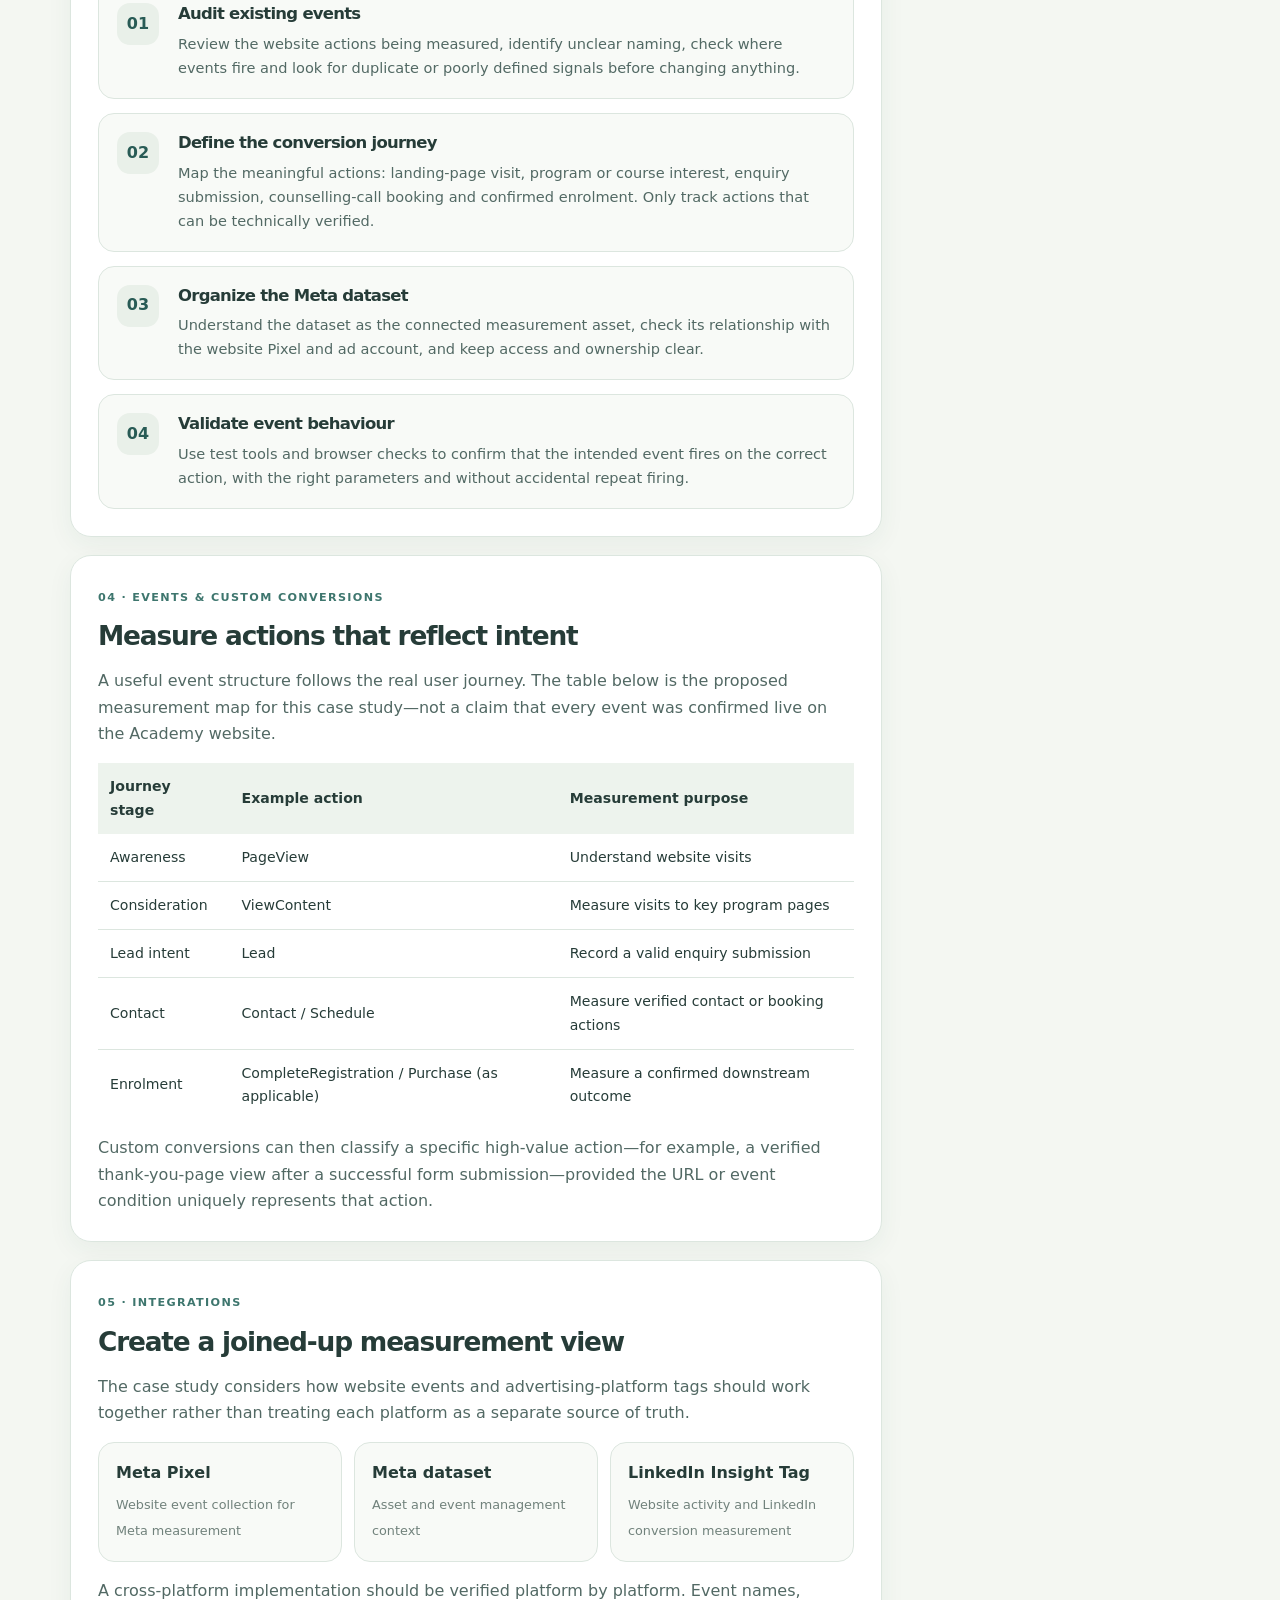
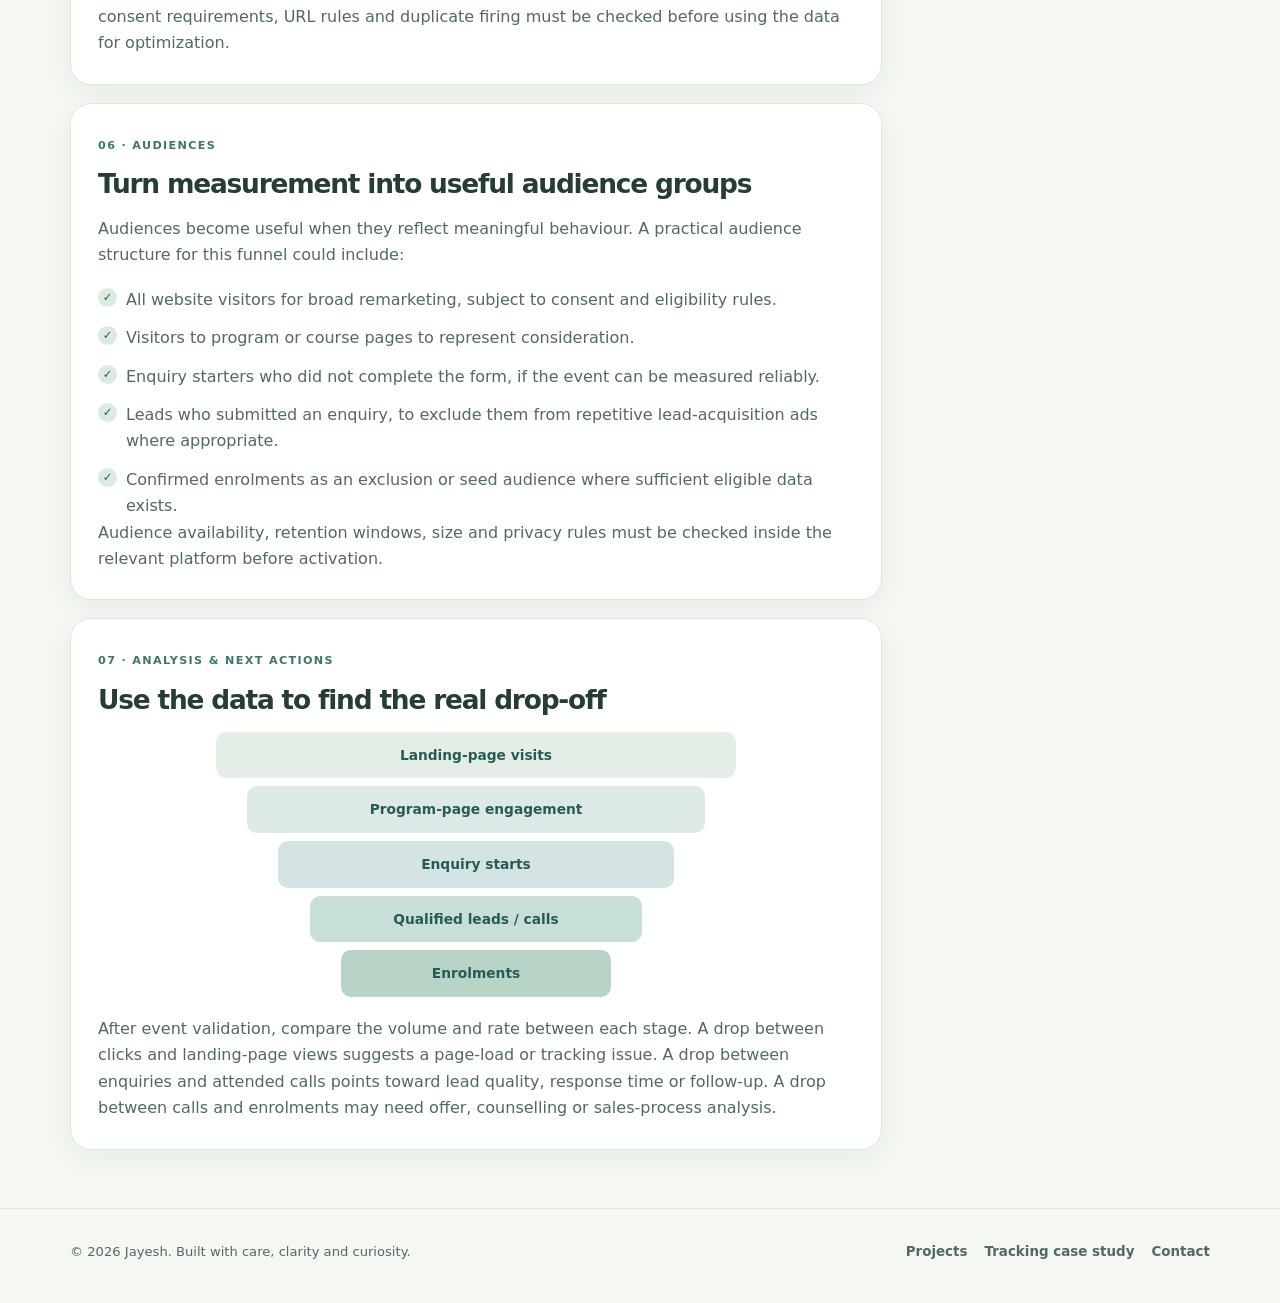
<file: case-study-tracking.html>
<!doctype html>
<html lang="en">
<head>
  <meta charset="utf-8"><meta name="viewport" content="width=device-width, initial-scale=1">
  <meta name="theme-color" content="#f4f7f2"><meta name="description" content="Practical case study on conversion tracking and analytics optimization for a digital marketing training and placement business.">
  <title>Netzwerk Academy — Conversion Tracking & Analytics | Jayesh</title>
  <link rel="preconnect" href="https://fonts.googleapis.com"><link rel="preconnect" href="https://fonts.gstatic.com" crossorigin>
  <link rel="stylesheet" href="assets/css/style.css">
  <link rel="icon" href="assets/img/favicon.svg" type="image/svg+xml">
</head>
<body><a class="skip-link" href="#main">Skip to content</a>
<header class="site-header"><div class="container nav-wrap">
  <a class="brand" href="index.html" aria-label="Jayesh portfolio home"><span class="brand-mark">J</span><span>Jayesh<small>Digital Marketing Portfolio</small></span></a>
  <button class="menu-toggle" type="button" aria-label="Open navigation menu" aria-expanded="false" aria-controls="primary-navigation"><span></span><span></span><span></span></button>
  <nav class="nav-links" id="primary-navigation" aria-label="Primary navigation"><a href="index.html">Home</a><a href="about.html">About</a><a href="projects.html" aria-current="page">Projects</a><a href="skills.html">Skills</a><a href="contact.html">Contact</a><a class="nav-cta" href="contact.html">Let's connect ↗</a></nav>
</div></header><main class="page-main" id="main">
<section class="page-hero"><div class="container"><div class="breadcrumb"><a href="index.html">Home</a><span>›</span><a href="projects.html">Projects</a><span>›</span><span>Tracking & Analytics</span></div><span class="eyebrow">Featured case study 01 · Netzwerk Academy</span><h1>From scattered events to a <span style="color:var(--teal)">clearer measurement plan.</span></h1><p class="lead">A practical case study focused on auditing conversion tracking, organizing event definitions, understanding Meta datasets and custom conversions, planning integrations and using audiences to support better analysis.</p><div class="tags"><span class="tag">Conversion tracking</span><span class="tag">Meta Events Manager</span><span class="tag">Datasets</span><span class="tag">Custom conversions</span><span class="tag">Audiences</span></div></div></section>
<section class="section-tight"><div class="container detail-grid">
  <div class="content-stack">
    <article class="content-block reveal"><span class="pill-label">01 · Business context</span><h2 style="font-size:1.65rem">Understanding the conversion journey</h2><p>Netzwerk Academy promotes digital marketing training and career-placement support. The website journey includes learning about the program, reviewing the offer and taking an enquiry or booking action. That makes lead quality and the path from first visit to a meaningful conversation important parts of measurement.</p><p>The current website can be viewed at <a class="text-link" href="https://netzwerkacademy.in/" target="_blank" rel="noopener">netzwerkacademy.in ↗</a>. An earlier digital-services page was also part of the case-study background.</p></article>
    <article class="content-block reveal"><span class="pill-label">02 · The challenge</span><h2 style="font-size:1.65rem">When tracking activity is not the same as tracking outcomes</h2><p>The case-study scenario starts with inconsistent or unclear event tracking. When key actions are not named, fired or categorized consistently, a campaign report can show activity without clearly explaining which actions represent genuine intent.</p><ul class="list-check"><li>Unclear event definitions and potential duplicate or irrelevant events.</li><li>Difficulty distinguishing a general page visit from a meaningful enquiry.</li><li>Limited visibility into the journey from landing-page visit to lead and counselling call.</li><li>Need for a consistent measurement approach across relevant marketing platforms.</li></ul></article>
    <article class="content-block reveal"><span class="pill-label">03 · Audit & rebuild approach</span><h2 style="font-size:1.65rem">How I structured the tracking work</h2><div class="process-list">
      <div class="process-step"><div><h4>Audit existing events</h4><p>Review the website actions being measured, identify unclear naming, check where events fire and look for duplicate or poorly defined signals before changing anything.</p></div></div>
      <div class="process-step"><div><h4>Define the conversion journey</h4><p>Map the meaningful actions: landing-page visit, program or course interest, enquiry submission, counselling-call booking and confirmed enrolment. Only track actions that can be technically verified.</p></div></div>
      <div class="process-step"><div><h4>Organize the Meta dataset</h4><p>Understand the dataset as the connected measurement asset, check its relationship with the website Pixel and ad account, and keep access and ownership clear.</p></div></div>
      <div class="process-step"><div><h4>Validate event behaviour</h4><p>Use test tools and browser checks to confirm that the intended event fires on the correct action, with the right parameters and without accidental repeat firing.</p></div></div>
    </div></article>
    <article class="content-block reveal"><span class="pill-label">04 · Events & custom conversions</span><h2 style="font-size:1.65rem">Measure actions that reflect intent</h2><p>A useful event structure follows the real user journey. The table below is the proposed measurement map for this case study—not a claim that every event was confirmed live on the Academy website.</p><div style="overflow-x:auto"><table style="width:100%;border-collapse:collapse;font-size:.88rem"><thead><tr style="text-align:left;background:#edf3ed"><th style="padding:12px">Journey stage</th><th style="padding:12px">Example action</th><th style="padding:12px">Measurement purpose</th></tr></thead><tbody>
      <tr><td style="padding:12px;border-bottom:1px solid var(--line)">Awareness</td><td style="padding:12px;border-bottom:1px solid var(--line)">PageView</td><td style="padding:12px;border-bottom:1px solid var(--line)">Understand website visits</td></tr>
      <tr><td style="padding:12px;border-bottom:1px solid var(--line)">Consideration</td><td style="padding:12px;border-bottom:1px solid var(--line)">ViewContent</td><td style="padding:12px;border-bottom:1px solid var(--line)">Measure visits to key program pages</td></tr>
      <tr><td style="padding:12px;border-bottom:1px solid var(--line)">Lead intent</td><td style="padding:12px;border-bottom:1px solid var(--line)">Lead</td><td style="padding:12px;border-bottom:1px solid var(--line)">Record a valid enquiry submission</td></tr>
      <tr><td style="padding:12px;border-bottom:1px solid var(--line)">Contact</td><td style="padding:12px;border-bottom:1px solid var(--line)">Contact / Schedule</td><td style="padding:12px;border-bottom:1px solid var(--line)">Measure verified contact or booking actions</td></tr>
      <tr><td style="padding:12px">Enrolment</td><td style="padding:12px">CompleteRegistration / Purchase (as applicable)</td><td style="padding:12px">Measure a confirmed downstream outcome</td></tr>
    </tbody></table></div><p style="margin-top:15px">Custom conversions can then classify a specific high-value action—for example, a verified thank-you-page view after a successful form submission—provided the URL or event condition uniquely represents that action.</p></article>
    <article class="content-block reveal"><span class="pill-label">05 · Integrations</span><h2 style="font-size:1.65rem">Create a joined-up measurement view</h2><p>The case study considers how website events and advertising-platform tags should work together rather than treating each platform as a separate source of truth.</p><div class="kpi-grid"><div class="kpi"><b>Meta Pixel</b><span>Website event collection for Meta measurement</span></div><div class="kpi"><b>Meta dataset</b><span>Asset and event management context</span></div><div class="kpi"><b>LinkedIn Insight Tag</b><span>Website activity and LinkedIn conversion measurement</span></div></div><p style="margin-top:16px">A cross-platform implementation should be verified platform by platform. Event names, consent requirements, URL rules and duplicate firing must be checked before using the data for optimization.</p></article>
    <article class="content-block reveal"><span class="pill-label">06 · Audiences</span><h2 style="font-size:1.65rem">Turn measurement into useful audience groups</h2><p>Audiences become useful when they reflect meaningful behaviour. A practical audience structure for this funnel could include:</p><ul class="list-check"><li>All website visitors for broad remarketing, subject to consent and eligibility rules.</li><li>Visitors to program or course pages to represent consideration.</li><li>Enquiry starters who did not complete the form, if the event can be measured reliably.</li><li>Leads who submitted an enquiry, to exclude them from repetitive lead-acquisition ads where appropriate.</li><li>Confirmed enrolments as an exclusion or seed audience where sufficient eligible data exists.</li></ul><p>Audience availability, retention windows, size and privacy rules must be checked inside the relevant platform before activation.</p></article>
    <article class="content-block reveal"><span class="pill-label">07 · Analysis & next actions</span><h2 style="font-size:1.65rem">Use the data to find the real drop-off</h2><div class="funnel"><div class="funnel-step">Landing-page visits</div><div class="funnel-step">Program-page engagement</div><div class="funnel-step">Enquiry starts</div><div class="funnel-step">Qualified leads / calls</div><div class="funnel-step">Enrolments</div></div><p style="margin-top:19px">After event validation, compare the volume and rate between each stage. A drop between clicks and landing-page views suggests a page-load or tracking issue. A drop between enquiries and attended calls points toward lead quality, response time or follow-up. A drop between calls and enrolments may need offer, counselling or sales-process analysis.</p></article>
  </div>
  <aside class="detail-sidebar"><div class="panel"><span class="pill-label">Project snapshot</span><div class="info-list" style="margin-top:18px"><div class="info-item"><small>Organization</small><b>Netzwerk Academy</b></div><div class="info-item"><small>Focus</small><b>Conversion tracking & analytics</b></div><div class="info-item"><small>Platforms</small><b>Meta measurement, LinkedIn tag workflow</b></div><div class="info-item"><small>Project type</small><b>Practical case study</b></div><div class="info-item"><small>Core outcome</small><b>Clearer measurement design</b></div></div><a class="btn small-btn" style="width:100%;margin-top:20px" href="case-study-campaign.html">Next: 2-month campaign ↗</a></div><div class="note warning-note" style="margin-top:16px">Evidence note: this page describes the case-study framework and intended measurement workflow. Add verified implementation screenshots and account-specific details before claiming live changes or measured business impact.</div></aside>
</div></section>
</main><footer class="site-footer"><div class="container footer-inner">
  <p>© <span data-year></span> Jayesh. Built with care, clarity and curiosity.</p>
  <div class="footer-links"><a href="projects.html">Projects</a><a href="case-study-tracking.html">Tracking case study</a><a href="contact.html">Contact</a></div>
</div></footer>
<script src="assets/js/main.js" defer></script></body></html>
</file>
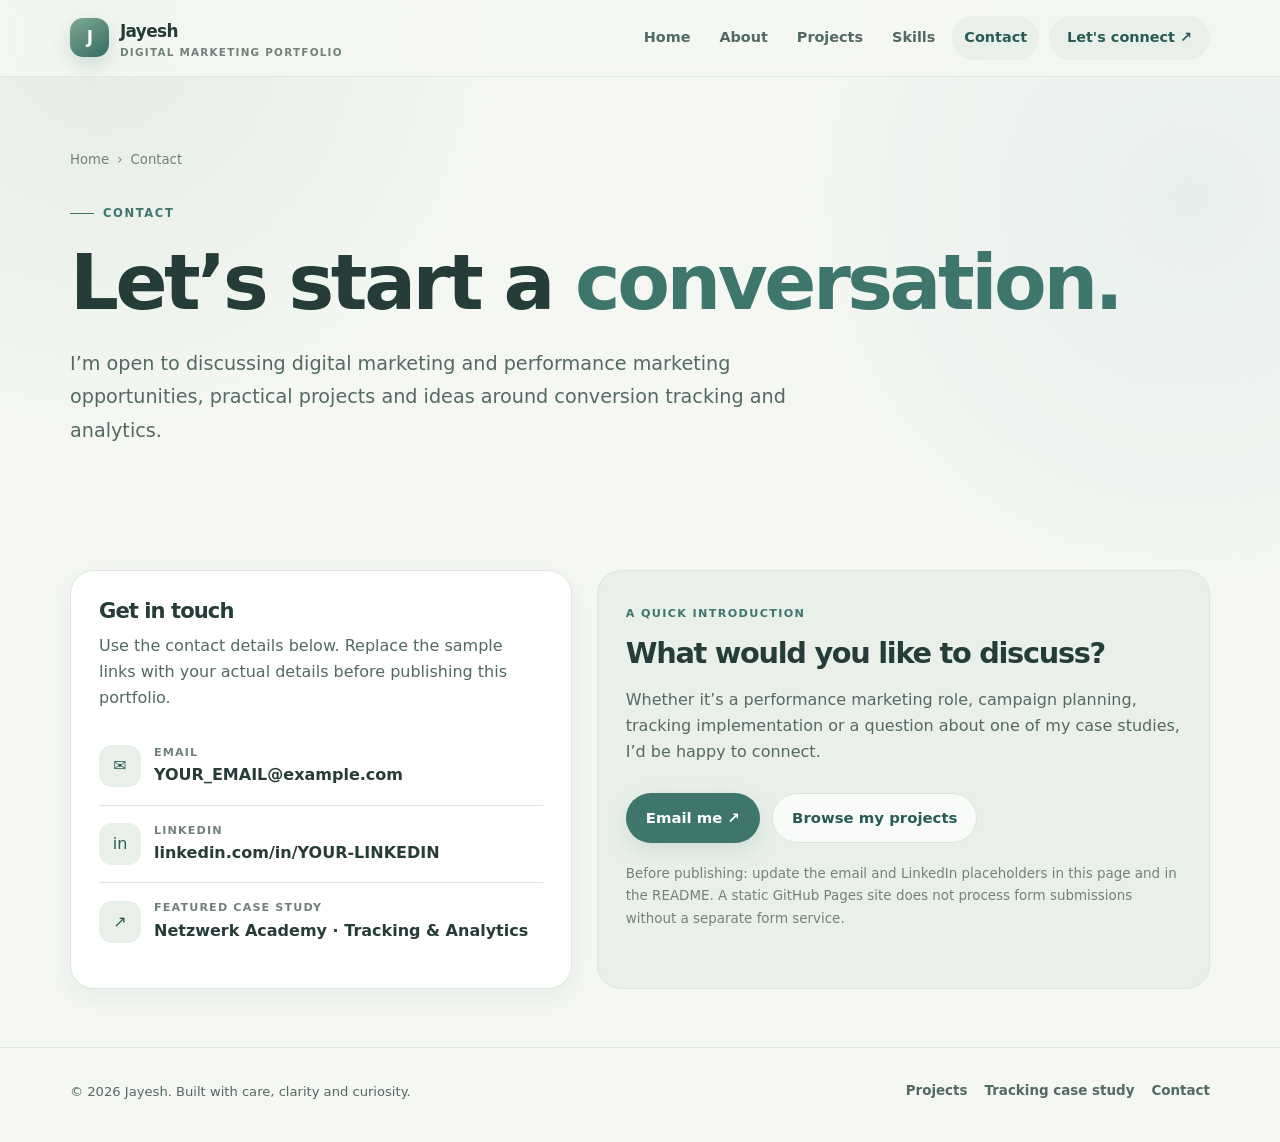
<file: contact.html>
<!doctype html>
<html lang="en">
<head>
  <meta charset="utf-8"><meta name="viewport" content="width=device-width, initial-scale=1">
  <meta name="theme-color" content="#f4f7f2"><meta name="description" content="Contact Jayesh about digital marketing, performance marketing, conversion tracking, analytics and career opportunities.">
  <title>Contact | Jayesh</title>
  <link rel="preconnect" href="https://fonts.googleapis.com"><link rel="preconnect" href="https://fonts.gstatic.com" crossorigin>
  <link rel="stylesheet" href="assets/css/style.css">
  <link rel="icon" href="assets/img/favicon.svg" type="image/svg+xml">
</head>
<body><a class="skip-link" href="#main">Skip to content</a>
<header class="site-header"><div class="container nav-wrap">
  <a class="brand" href="index.html" aria-label="Jayesh portfolio home"><span class="brand-mark">J</span><span>Jayesh<small>Digital Marketing Portfolio</small></span></a>
  <button class="menu-toggle" type="button" aria-label="Open navigation menu" aria-expanded="false" aria-controls="primary-navigation"><span></span><span></span><span></span></button>
  <nav class="nav-links" id="primary-navigation" aria-label="Primary navigation"><a href="index.html">Home</a><a href="about.html">About</a><a href="projects.html">Projects</a><a href="skills.html">Skills</a><a href="contact.html" aria-current="page">Contact</a><a class="nav-cta" href="contact.html">Let's connect ↗</a></nav>
</div></header><main class="page-main" id="main">
<section class="page-hero"><div class="container"><div class="breadcrumb"><a href="index.html">Home</a><span>›</span><span>Contact</span></div><span class="eyebrow">Contact</span><h1>Let’s start a <span style="color:var(--teal)">conversation.</span></h1><p class="lead">I’m open to discussing digital marketing and performance marketing opportunities, practical projects and ideas around conversion tracking and analytics.</p></div></section>
<section class="section-tight"><div class="container contact-grid"><div class="panel reveal"><h3>Get in touch</h3><p>Use the contact details below. Replace the sample links with your actual details before publishing this portfolio.</p>
  <div class="contact-method"><span class="contact-icon">✉</span><div><small>Email</small><b><a href="mailto:YOUR_EMAIL@example.com">YOUR_EMAIL@example.com</a></b></div></div>
  <div class="contact-method"><span class="contact-icon">in</span><div><small>LinkedIn</small><b><a href="https://www.linkedin.com/in/YOUR-LINKEDIN/" target="_blank" rel="noopener">linkedin.com/in/YOUR-LINKEDIN</a></b></div></div>
  <div class="contact-method"><span class="contact-icon">↗</span><div><small>Featured case study</small><b><a href="case-study-tracking.html">Netzwerk Academy · Tracking & Analytics</a></b></div></div>
</div><div class="soft-panel reveal"><span class="pill-label">A quick introduction</span><h2 style="font-size:1.8rem">What would you like to discuss?</h2><p>Whether it’s a performance marketing role, campaign planning, tracking implementation or a question about one of my case studies, I’d be happy to connect.</p><div class="button-row"><a class="btn" href="mailto:YOUR_EMAIL@example.com?subject=Portfolio%20enquiry">Email me ↗</a><a class="btn secondary" href="projects.html">Browse my projects</a></div><p class="form-note" style="margin-top:20px">Before publishing: update the email and LinkedIn placeholders in this page and in the README. A static GitHub Pages site does not process form submissions without a separate form service.</p></div></div></section>
</main><footer class="site-footer"><div class="container footer-inner">
  <p>© <span data-year></span> Jayesh. Built with care, clarity and curiosity.</p>
  <div class="footer-links"><a href="projects.html">Projects</a><a href="case-study-tracking.html">Tracking case study</a><a href="contact.html">Contact</a></div>
</div></footer>
<script src="assets/js/main.js" defer></script></body></html>
</file>
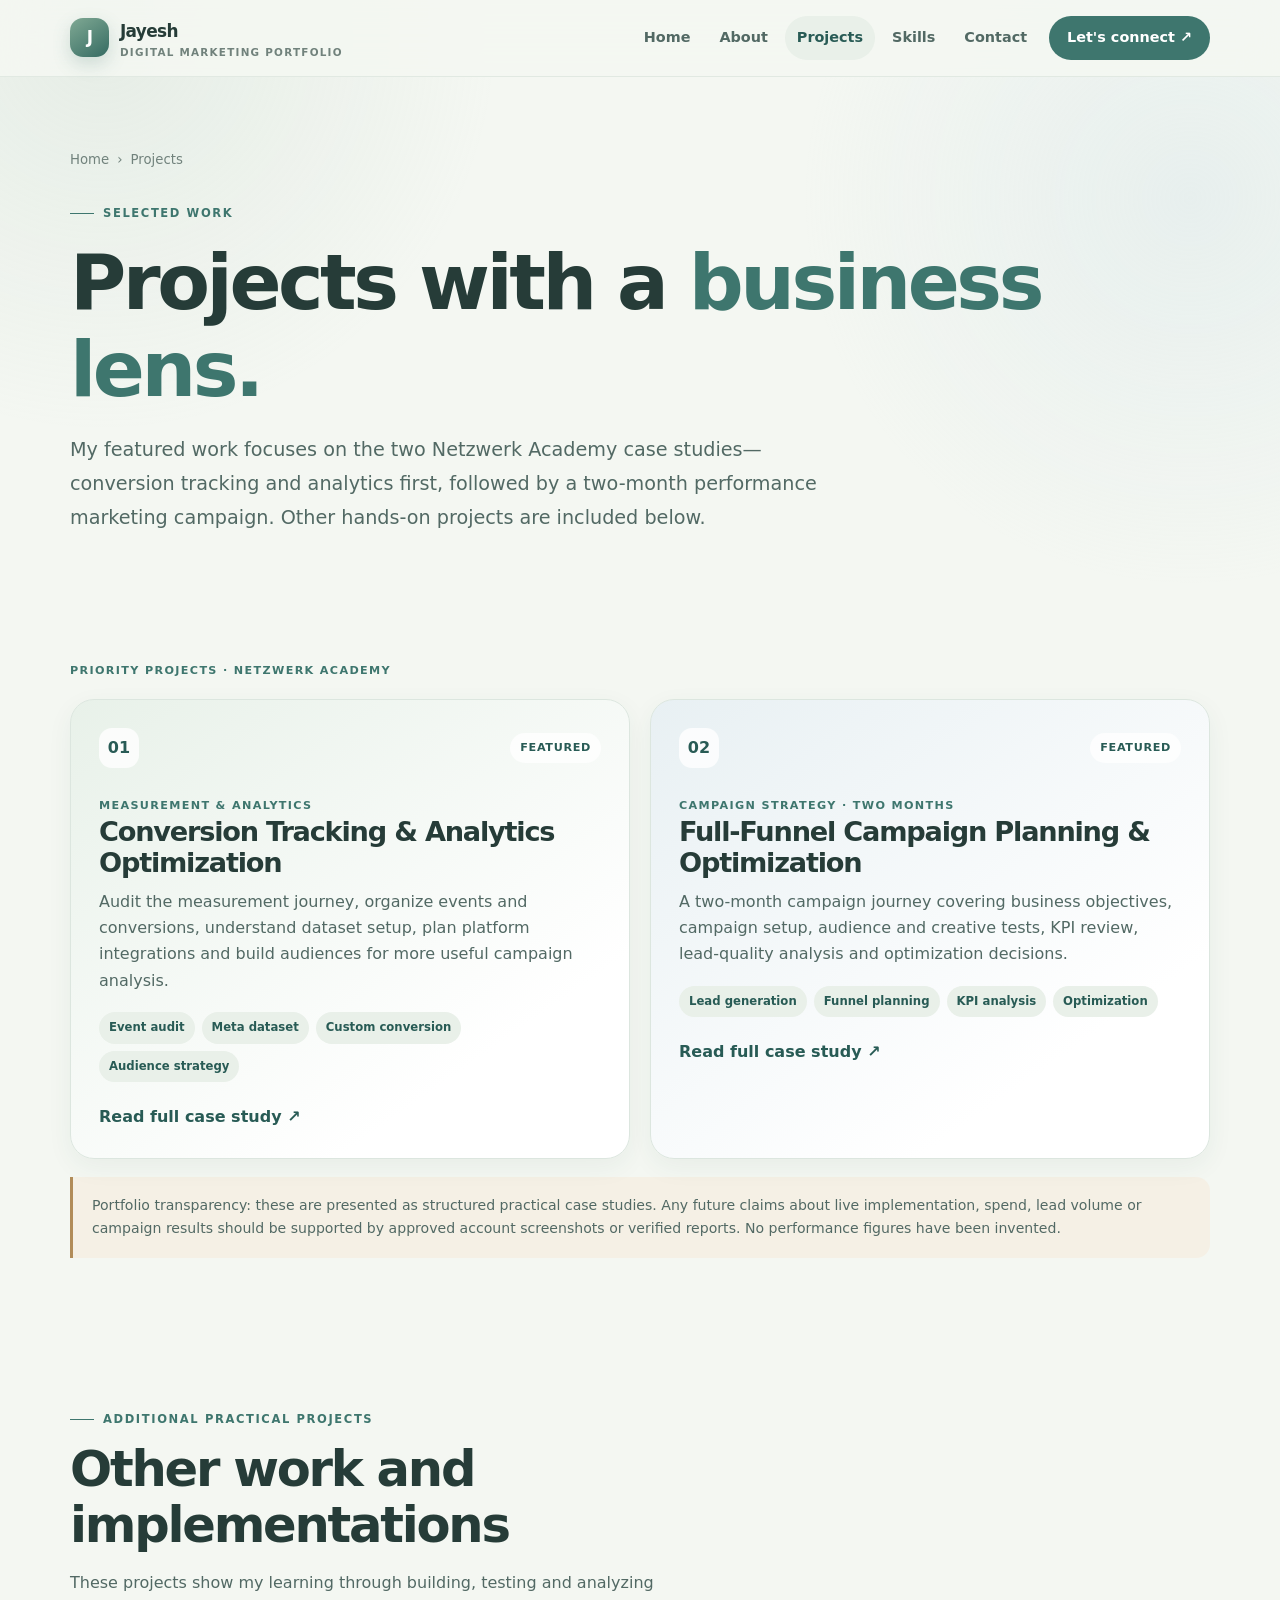
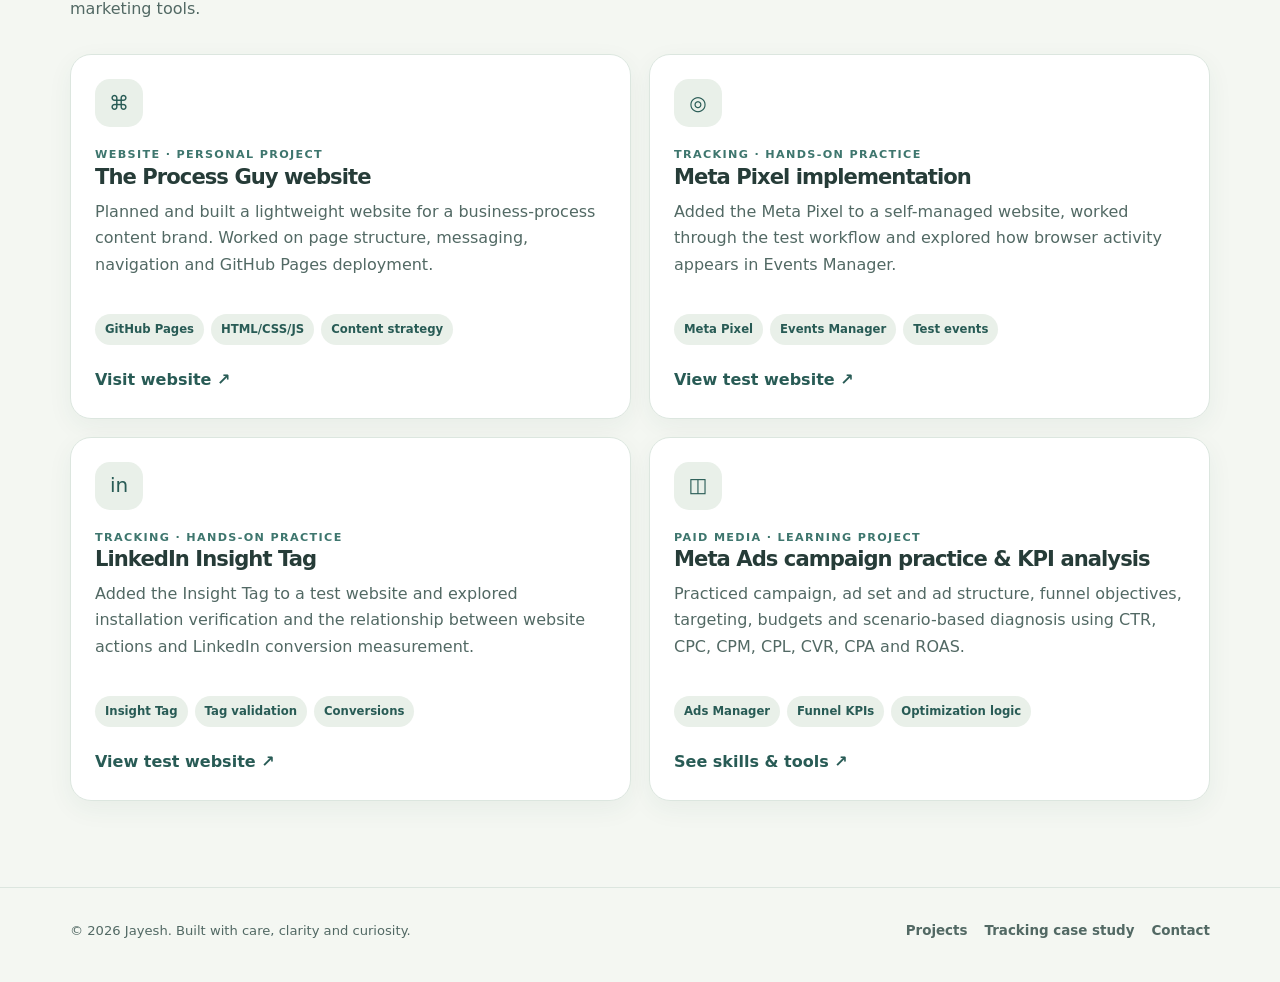
<file: projects.html>
<!doctype html>
<html lang="en">
<head>
  <meta charset="utf-8"><meta name="viewport" content="width=device-width, initial-scale=1">
  <meta name="theme-color" content="#f4f7f2"><meta name="description" content="Practical digital marketing projects by Jayesh, including Netzwerk Academy case studies, website builds and tracking practice.">
  <title>Projects | Jayesh</title>
  <link rel="preconnect" href="https://fonts.googleapis.com"><link rel="preconnect" href="https://fonts.gstatic.com" crossorigin>
  <link rel="stylesheet" href="assets/css/style.css">
  <link rel="icon" href="assets/img/favicon.svg" type="image/svg+xml">
</head>
<body><a class="skip-link" href="#main">Skip to content</a>
<header class="site-header"><div class="container nav-wrap">
  <a class="brand" href="index.html" aria-label="Jayesh portfolio home"><span class="brand-mark">J</span><span>Jayesh<small>Digital Marketing Portfolio</small></span></a>
  <button class="menu-toggle" type="button" aria-label="Open navigation menu" aria-expanded="false" aria-controls="primary-navigation"><span></span><span></span><span></span></button>
  <nav class="nav-links" id="primary-navigation" aria-label="Primary navigation"><a href="index.html">Home</a><a href="about.html">About</a><a href="projects.html" aria-current="page">Projects</a><a href="skills.html">Skills</a><a href="contact.html">Contact</a><a class="nav-cta" href="contact.html">Let's connect ↗</a></nav>
</div></header><main class="page-main" id="main">
<section class="page-hero"><div class="container"><div class="breadcrumb"><a href="index.html">Home</a><span>›</span><span>Projects</span></div><span class="eyebrow">Selected work</span><h1>Projects with a <span style="color:var(--teal)">business lens.</span></h1><p class="lead">My featured work focuses on the two Netzwerk Academy case studies—conversion tracking and analytics first, followed by a two-month performance marketing campaign. Other hands-on projects are included below.</p></div></section>
<section class="section-tight"><div class="container"><span class="pill-label">Priority projects · Netzwerk Academy</span><div class="feature-grid" style="margin-top:16px">
  <article class="feature-card primary reveal"><div class="card-top"><span class="number">01</span><span class="status">Featured</span></div><span class="pill-label">Measurement & analytics</span><h3>Conversion Tracking & Analytics Optimization</h3><p>Audit the measurement journey, organize events and conversions, understand dataset setup, plan platform integrations and build audiences for more useful campaign analysis.</p><div class="tags"><span class="tag">Event audit</span><span class="tag">Meta dataset</span><span class="tag">Custom conversion</span><span class="tag">Audience strategy</span></div><a class="text-link" href="case-study-tracking.html">Read full case study ↗</a></article>
  <article class="feature-card secondary-feature reveal"><div class="card-top"><span class="number">02</span><span class="status">Featured</span></div><span class="pill-label">Campaign strategy · Two months</span><h3>Full-Funnel Campaign Planning & Optimization</h3><p>A two-month campaign journey covering business objectives, campaign setup, audience and creative tests, KPI review, lead-quality analysis and optimization decisions.</p><div class="tags"><span class="tag">Lead generation</span><span class="tag">Funnel planning</span><span class="tag">KPI analysis</span><span class="tag">Optimization</span></div><a class="text-link" href="case-study-campaign.html">Read full case study ↗</a></article>
</div><div class="note warning-note" style="margin-top:18px">Portfolio transparency: these are presented as structured practical case studies. Any future claims about live implementation, spend, lead volume or campaign results should be supported by approved account screenshots or verified reports. No performance figures have been invented.</div></div></section>
<section class="section"><div class="container"><div class="section-head"><div><span class="eyebrow">Additional practical projects</span><h2>Other work and implementations</h2><p>These projects show my learning through building, testing and analyzing marketing tools.</p></div></div><div class="project-grid">
  <article class="project-card reveal" id="process-guy"><div class="project-icon">⌘</div><span class="pill-label">Website · Personal project</span><h3>The Process Guy website</h3><p>Planned and built a lightweight website for a business-process content brand. Worked on page structure, messaging, navigation and GitHub Pages deployment.</p><div class="tags"><span class="tag">GitHub Pages</span><span class="tag">HTML/CSS/JS</span><span class="tag">Content strategy</span></div><a class="text-link" href="https://theprocessguy-guy.github.io/" target="_blank" rel="noopener">Visit website ↗</a></article>
  <article class="project-card reveal" id="meta-pixel"><div class="project-icon">◎</div><span class="pill-label">Tracking · Hands-on practice</span><h3>Meta Pixel implementation</h3><p>Added the Meta Pixel to a self-managed website, worked through the test workflow and explored how browser activity appears in Events Manager.</p><div class="tags"><span class="tag">Meta Pixel</span><span class="tag">Events Manager</span><span class="tag">Test events</span></div><a class="text-link" href="https://theprocessguy-guy.github.io/" target="_blank" rel="noopener">View test website ↗</a></article>
  <article class="project-card reveal" id="linkedin-tag"><div class="project-icon">in</div><span class="pill-label">Tracking · Hands-on practice</span><h3>LinkedIn Insight Tag</h3><p>Added the Insight Tag to a test website and explored installation verification and the relationship between website actions and LinkedIn conversion measurement.</p><div class="tags"><span class="tag">Insight Tag</span><span class="tag">Tag validation</span><span class="tag">Conversions</span></div><a class="text-link" href="https://theprocessguy-guy.github.io/" target="_blank" rel="noopener">View test website ↗</a></article>
  <article class="project-card reveal" id="meta-ads"><div class="project-icon">◫</div><span class="pill-label">Paid media · Learning project</span><h3>Meta Ads campaign practice & KPI analysis</h3><p>Practiced campaign, ad set and ad structure, funnel objectives, targeting, budgets and scenario-based diagnosis using CTR, CPC, CPM, CPL, CVR, CPA and ROAS.</p><div class="tags"><span class="tag">Ads Manager</span><span class="tag">Funnel KPIs</span><span class="tag">Optimization logic</span></div><a class="text-link" href="skills.html">See skills & tools ↗</a></article>
</div></div></section>
</main><footer class="site-footer"><div class="container footer-inner">
  <p>© <span data-year></span> Jayesh. Built with care, clarity and curiosity.</p>
  <div class="footer-links"><a href="projects.html">Projects</a><a href="case-study-tracking.html">Tracking case study</a><a href="contact.html">Contact</a></div>
</div></footer>
<script src="assets/js/main.js" defer></script></body></html>
</file>
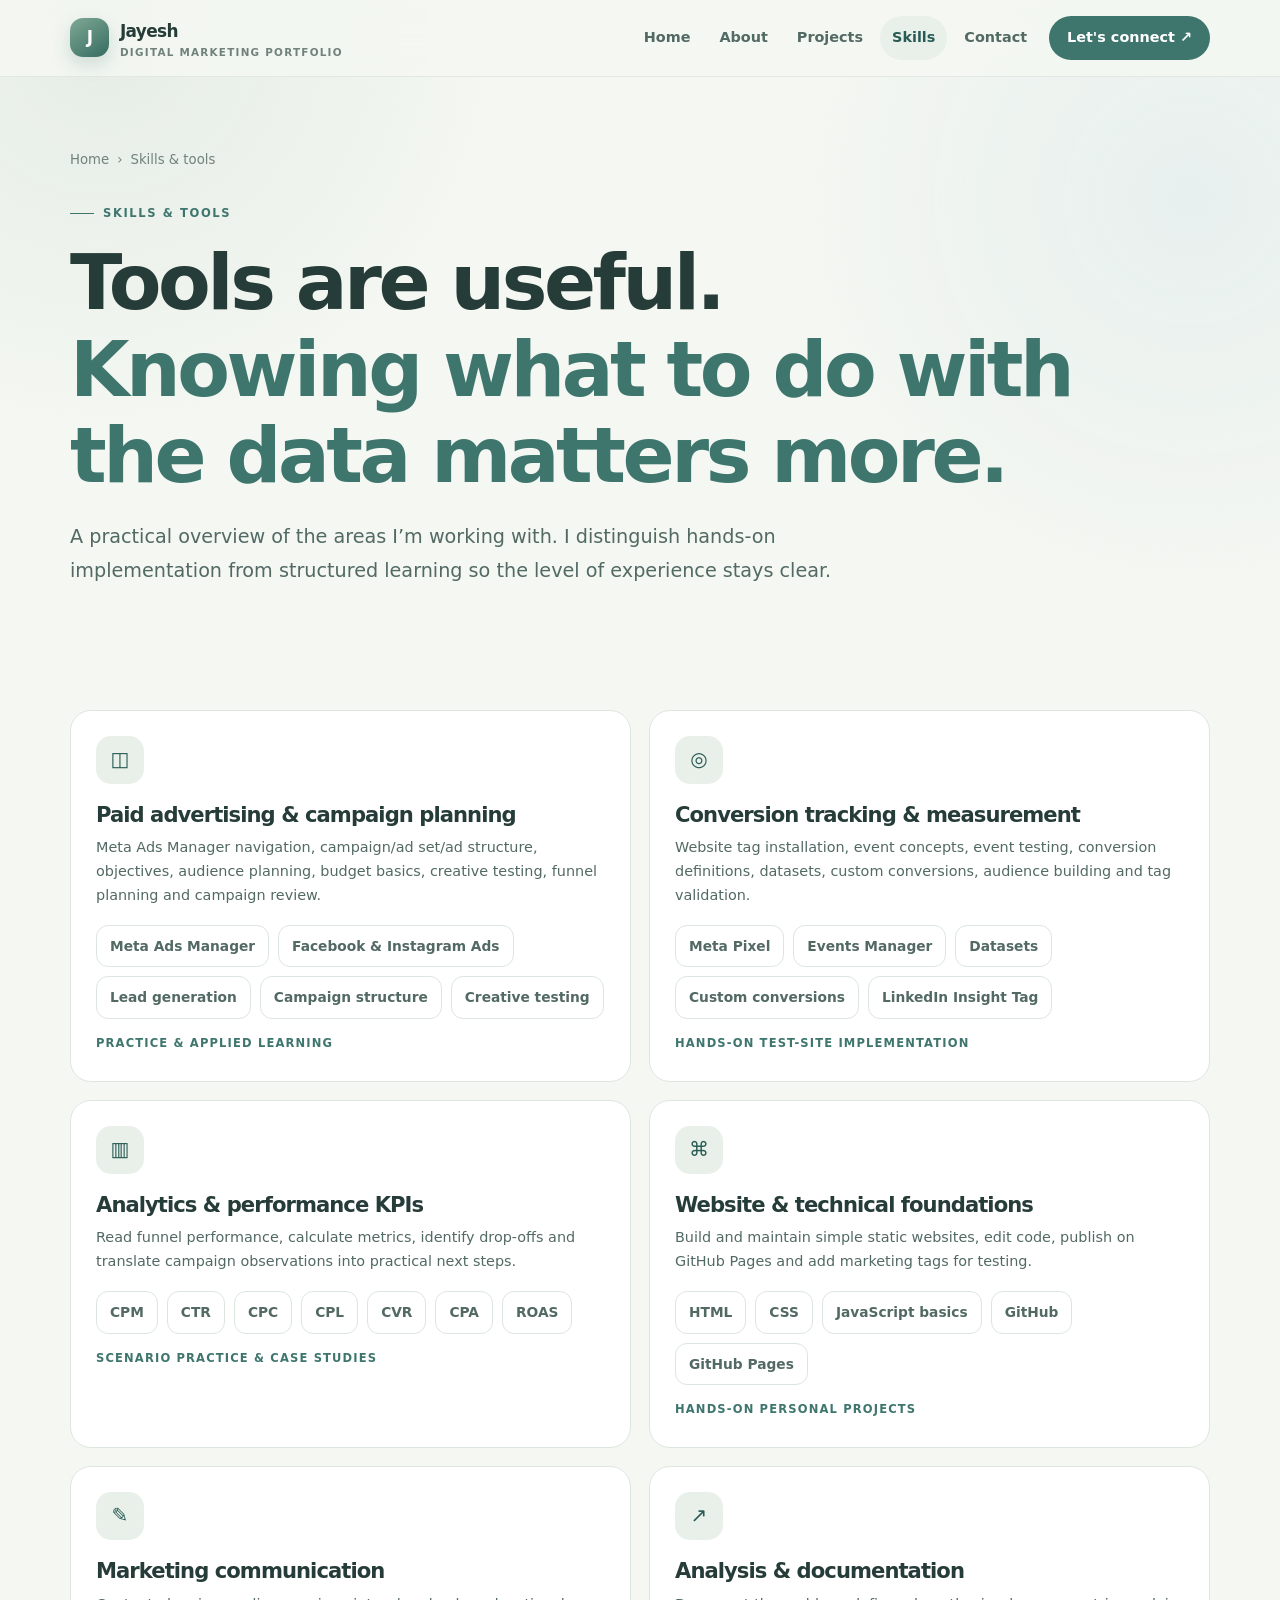
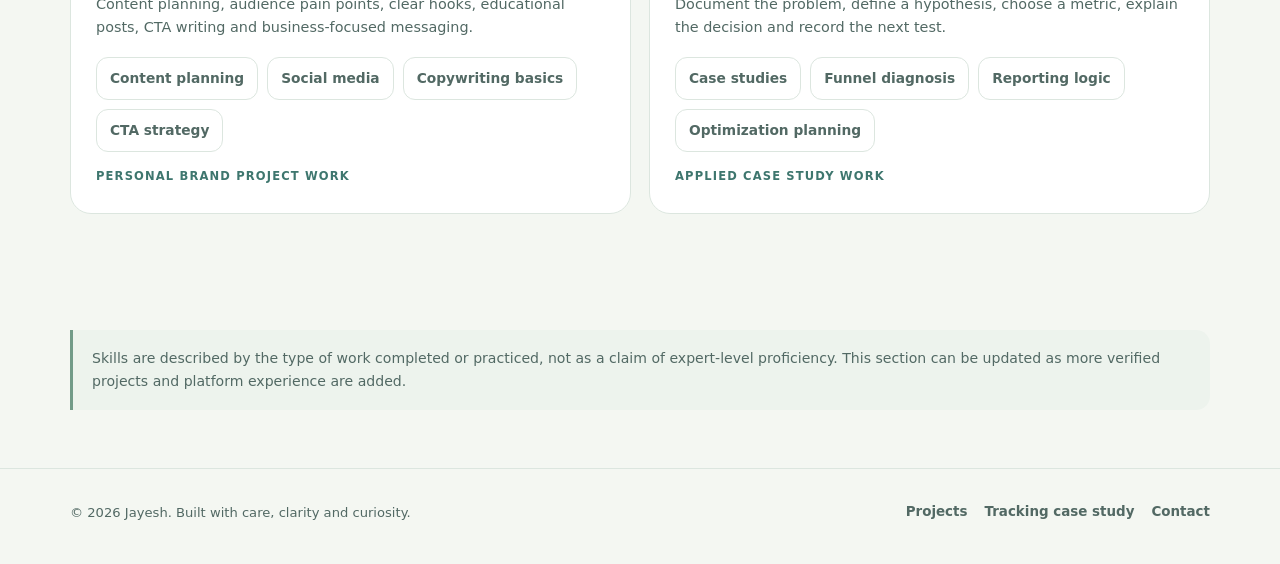
<file: skills.html>
<!doctype html>
<html lang="en">
<head>
  <meta charset="utf-8"><meta name="viewport" content="width=device-width, initial-scale=1">
  <meta name="theme-color" content="#f4f7f2"><meta name="description" content="Jayesh digital marketing skills and tools across performance marketing, conversion tracking, analytics and website implementation.">
  <title>Skills & Tools | Jayesh</title>
  <link rel="preconnect" href="https://fonts.googleapis.com"><link rel="preconnect" href="https://fonts.gstatic.com" crossorigin>
  <link rel="stylesheet" href="assets/css/style.css">
  <link rel="icon" href="assets/img/favicon.svg" type="image/svg+xml">
</head>
<body><a class="skip-link" href="#main">Skip to content</a>
<header class="site-header"><div class="container nav-wrap">
  <a class="brand" href="index.html" aria-label="Jayesh portfolio home"><span class="brand-mark">J</span><span>Jayesh<small>Digital Marketing Portfolio</small></span></a>
  <button class="menu-toggle" type="button" aria-label="Open navigation menu" aria-expanded="false" aria-controls="primary-navigation"><span></span><span></span><span></span></button>
  <nav class="nav-links" id="primary-navigation" aria-label="Primary navigation"><a href="index.html">Home</a><a href="about.html">About</a><a href="projects.html">Projects</a><a href="skills.html" aria-current="page">Skills</a><a href="contact.html">Contact</a><a class="nav-cta" href="contact.html">Let's connect ↗</a></nav>
</div></header><main class="page-main" id="main">
<section class="page-hero"><div class="container"><div class="breadcrumb"><a href="index.html">Home</a><span>›</span><span>Skills & tools</span></div><span class="eyebrow">Skills & tools</span><h1>Tools are useful.<br><span style="color:var(--teal)">Knowing what to do with the data matters more.</span></h1><p class="lead">A practical overview of the areas I’m working with. I distinguish hands-on implementation from structured learning so the level of experience stays clear.</p></div></section>
<section class="section-tight"><div class="container skill-groups">
  <article class="skill-group reveal"><div class="project-icon">◫</div><h3>Paid advertising & campaign planning</h3><p>Meta Ads Manager navigation, campaign/ad set/ad structure, objectives, audience planning, budget basics, creative testing, funnel planning and campaign review.</p><div class="skill-pills"><span>Meta Ads Manager</span><span>Facebook & Instagram Ads</span><span>Lead generation</span><span>Campaign structure</span><span>Creative testing</span></div><span class="skill-level">Practice & applied learning</span></article>
  <article class="skill-group reveal"><div class="project-icon">◎</div><h3>Conversion tracking & measurement</h3><p>Website tag installation, event concepts, event testing, conversion definitions, datasets, custom conversions, audience building and tag validation.</p><div class="skill-pills"><span>Meta Pixel</span><span>Events Manager</span><span>Datasets</span><span>Custom conversions</span><span>LinkedIn Insight Tag</span></div><span class="skill-level">Hands-on test-site implementation</span></article>
  <article class="skill-group reveal"><div class="project-icon">▥</div><h3>Analytics & performance KPIs</h3><p>Read funnel performance, calculate metrics, identify drop-offs and translate campaign observations into practical next steps.</p><div class="skill-pills"><span>CPM</span><span>CTR</span><span>CPC</span><span>CPL</span><span>CVR</span><span>CPA</span><span>ROAS</span></div><span class="skill-level">Scenario practice & case studies</span></article>
  <article class="skill-group reveal"><div class="project-icon">⌘</div><h3>Website & technical foundations</h3><p>Build and maintain simple static websites, edit code, publish on GitHub Pages and add marketing tags for testing.</p><div class="skill-pills"><span>HTML</span><span>CSS</span><span>JavaScript basics</span><span>GitHub</span><span>GitHub Pages</span></div><span class="skill-level">Hands-on personal projects</span></article>
  <article class="skill-group reveal"><div class="project-icon">✎</div><h3>Marketing communication</h3><p>Content planning, audience pain points, clear hooks, educational posts, CTA writing and business-focused messaging.</p><div class="skill-pills"><span>Content planning</span><span>Social media</span><span>Copywriting basics</span><span>CTA strategy</span></div><span class="skill-level">Personal brand project work</span></article>
  <article class="skill-group reveal"><div class="project-icon">↗</div><h3>Analysis & documentation</h3><p>Document the problem, define a hypothesis, choose a metric, explain the decision and record the next test.</p><div class="skill-pills"><span>Case studies</span><span>Funnel diagnosis</span><span>Reporting logic</span><span>Optimization planning</span></div><span class="skill-level">Applied case study work</span></article>
</div></section>
<section class="section-tight"><div class="container"><div class="note">Skills are described by the type of work completed or practiced, not as a claim of expert-level proficiency. This section can be updated as more verified projects and platform experience are added.</div></div></section>
</main><footer class="site-footer"><div class="container footer-inner">
  <p>© <span data-year></span> Jayesh. Built with care, clarity and curiosity.</p>
  <div class="footer-links"><a href="projects.html">Projects</a><a href="case-study-tracking.html">Tracking case study</a><a href="contact.html">Contact</a></div>
</div></footer>
<script src="assets/js/main.js" defer></script></body></html>
</file>
<file: assets/css/style.css>
/* Jayesh — calm, responsive portfolio | No frameworks or external dependencies */
:root {
  --ink: #263c38;
  --ink-soft: #526964;
  --muted: #71827c;
  --paper: #f4f7f2;
  --surface: #ffffff;
  --surface-2: #e9f0e9;
  --surface-3: #e3edf0;
  --sage: #b9d0c2;
  --sage-strong: #729b88;
  --teal: #3e766e;
  --teal-deep: #285b55;
  --line: #dce6df;
  --warm: #eee9dc;
  --shadow: 0 18px 50px rgba(40, 78, 68, .09);
  --shadow-soft: 0 8px 26px rgba(40, 78, 68, .06);
  --radius: 24px;
  --radius-sm: 15px;
  --max: 1140px;
}
* { box-sizing: border-box; }
html { scroll-behavior: smooth; scroll-padding-top: 92px; }
body {
  margin: 0; color: var(--ink); background: var(--paper);
  font-family: Inter, ui-sans-serif, system-ui, -apple-system, BlinkMacSystemFont, "Segoe UI", sans-serif;
  line-height: 1.65; -webkit-font-smoothing: antialiased;
}
body::before {
  content: ""; position: fixed; inset: 0; z-index: -1; pointer-events: none;
  background: radial-gradient(circle at 8% 4%, rgba(185,208,194,.24), transparent 27%),
              radial-gradient(circle at 93% 22%, rgba(207,225,230,.33), transparent 28%);
}
a { color: inherit; text-decoration: none; }
img { display: block; max-width: 100%; }
button, input, textarea { font: inherit; }
button, a { -webkit-tap-highlight-color: transparent; }
.container { width: min(var(--max), calc(100% - 44px)); margin-inline: auto; }
.skip-link { position: absolute; top: -60px; left: 12px; padding: 10px 14px; border-radius: 10px; background: var(--ink); color: white; z-index: 1000; }
.skip-link:focus { top: 12px; }
.site-header { position: sticky; top: 0; z-index: 100; background: rgba(244,247,242,.88); backdrop-filter: blur(18px); border-bottom: 1px solid rgba(220,230,223,.8); }
.nav-wrap { min-height: 76px; display: flex; align-items: center; justify-content: space-between; gap: 24px; }
.brand { display: inline-flex; align-items: center; gap: 11px; font-weight: 800; letter-spacing: -.04em; font-size: 1.06rem; white-space: nowrap; }
.brand-mark { width: 39px; height: 39px; display: grid; place-items: center; border-radius: 13px; color: #fff; font-weight: 800; background: linear-gradient(145deg, #80a994, #356b62); box-shadow: 0 7px 18px rgba(62,118,110,.22); }
.brand span:last-child small { display: block; color: var(--muted); font-size: .65rem; line-height: 1.2; letter-spacing: .12em; text-transform: uppercase; font-weight: 700; }
.nav-links { display: flex; align-items: center; gap: 5px; }
.nav-links a { color: var(--ink-soft); font-size: .9rem; font-weight: 650; padding: 10px 12px; border-radius: 999px; transition: .2s ease; }
.nav-links a:hover, .nav-links a[aria-current="page"] { color: var(--teal-deep); background: var(--surface-2); }
.nav-links .nav-cta { margin-left: 5px; color: white; background: var(--teal); padding-inline: 18px; }
.nav-links .nav-cta:hover { color: white; background: var(--teal-deep); }
.menu-toggle { display: none; width: 44px; height: 44px; border: 1px solid var(--line); border-radius: 14px; color: var(--ink); background: var(--surface); cursor: pointer; }
.menu-toggle span { display: block; width: 18px; height: 2px; margin: 4px auto; background: currentColor; border-radius: 2px; transition: .2s; }
.page-main { min-height: 64vh; }
.section { padding: 86px 0; }
.section-tight { padding: 58px 0; }
.eyebrow { display: inline-flex; align-items: center; gap: 9px; color: var(--teal); text-transform: uppercase; letter-spacing: .14em; font-weight: 800; font-size: .72rem; }
.eyebrow::before { content: ""; width: 24px; height: 1px; background: currentColor; }
h1, h2, h3, h4, p { margin-top: 0; }
h1, h2, h3, h4 { line-height: 1.13; letter-spacing: -.045em; }
h1 { font-size: clamp(2.75rem, 6vw, 5.25rem); margin: 17px 0 20px; font-weight: 800; }
h2 { font-size: clamp(2rem, 4vw, 3.1rem); margin: 12px 0 17px; font-weight: 780; }
h3 { font-size: 1.32rem; margin-bottom: 10px; }
h4 { font-size: 1.03rem; margin-bottom: 8px; }
p { color: var(--ink-soft); }
.lead { max-width: 690px; font-size: clamp(1.03rem, 1.6vw, 1.2rem); color: var(--ink-soft); line-height: 1.75; }
.small { font-size: .9rem; }
.muted { color: var(--muted); }
.text-link { color: var(--teal-deep); font-weight: 750; display: inline-flex; align-items: center; gap: 8px; }
.text-link:hover { text-decoration: underline; text-underline-offset: 4px; }
.button-row { display: flex; flex-wrap: wrap; align-items: center; gap: 12px; margin-top: 27px; }
.btn { display: inline-flex; justify-content: center; align-items: center; gap: 9px; min-height: 49px; padding: 12px 19px; border-radius: 999px; border: 1px solid transparent; background: var(--teal); color: #fff; font-weight: 750; font-size: .93rem; transition: transform .2s, background .2s, box-shadow .2s; box-shadow: 0 8px 20px rgba(62,118,110,.15); }
.btn:hover { transform: translateY(-2px); background: var(--teal-deep); box-shadow: 0 12px 26px rgba(62,118,110,.2); }
.btn.secondary { color: var(--teal-deep); background: rgba(255,255,255,.75); border-color: var(--line); box-shadow: none; }
.btn.secondary:hover { background: var(--surface-2); }
.btn.small-btn { min-height: 41px; padding: 9px 14px; font-size: .86rem; }
.hero { position: relative; overflow: hidden; padding: 25px 0 72px; }
.hero-grid { display: grid; grid-template-columns: minmax(0, 1.16fr) minmax(340px, .84fr); gap: 44px; align-items: center; }
.hero h1 .accent { color: var(--teal); }
.hero-copy { max-width: 680px; }
.hero-visual { position: relative; isolation: isolate; min-height: 560px; display: grid; place-items: center; padding: 24px 12px; }
.orbit { position: absolute; z-index: -1; width: 390px; height: 390px; border: 1px solid #cbded2; border-radius: 50%; transform: rotate(-18deg); }
.orbit::before, .orbit::after { content: ""; position: absolute; border: 1px solid rgba(114,155,136,.38); border-radius: 50%; inset: 24px; }
.orbit::after { inset: 53px; border-style: dashed; }
.profile-tile { position: relative; z-index: 1; width: min(100%, 310px); margin: 0; overflow: hidden; border-radius: 30px; background: #fff; border: 1px solid rgba(185,208,194,.9); box-shadow: 0 24px 65px rgba(40,78,68,.15); }
.profile-photo { width: 100%; height: 320px; object-fit: cover; object-position: center 28%; background: #e8f0e9; }
.profile-details { padding: 22px 22px 24px; text-align: center; background: linear-gradient(155deg, #f5f8f3, #fff 80%); }
.profile-kicker { display: block; color: var(--teal); text-transform: uppercase; letter-spacing: .1em; font-size: .65rem; line-height: 1.5; font-weight: 850; }
.profile-tile h3 { margin: 7px 0 15px; font-size: 1.55rem; }
.mini-tags { display: flex; flex-wrap: wrap; gap: 7px; justify-content: center; }
.mini-tags span, .tag { display: inline-flex; padding: 6px 10px; border-radius: 999px; background: var(--surface-2); color: var(--teal-deep); font-size: .73rem; font-weight: 750; }
.float-card { position: absolute; z-index: 2; border: 1px solid rgba(220,230,223,.95); border-radius: 17px; padding: 12px 15px; background: rgba(255,255,255,.96); box-shadow: var(--shadow-soft); color: var(--ink-soft); font-size: .76rem; font-weight: 700; backdrop-filter: blur(12px); }
.float-card b { display: block; color: var(--ink); font-size: .93rem; }
.float-one { top: 4px; right: -1px; transform: rotate(3deg); }
.float-two { bottom: 10px; left: -1px; transform: rotate(5deg); }
.float-dot { display: inline-block; width: 8px; height: 8px; border-radius: 50%; background: #79a58e; margin-right: 6px; }
.hero-note { display: flex; flex-wrap: wrap; gap: 10px 18px; margin-top: 28px; color: var(--muted); font-size: .83rem; font-weight: 650; }
.hero-note span::before { content: "✓"; color: var(--teal); font-weight: 900; margin-right: 7px; }
.section-head { display: flex; align-items: end; justify-content: space-between; gap: 30px; margin-bottom: 32px; }
.section-head > div { max-width: 700px; }
.section-head p { margin-bottom: 0; max-width: 590px; }
.feature-grid { display: grid; grid-template-columns: repeat(2, minmax(0,1fr)); gap: 20px; }
.feature-card { position: relative; overflow: hidden; padding: 28px; border: 1px solid var(--line); border-radius: var(--radius); background: var(--surface); box-shadow: var(--shadow-soft); transition: transform .22s, box-shadow .22s; }
.feature-card:hover, .project-card:hover { transform: translateY(-4px); box-shadow: var(--shadow); }
.feature-card.primary { background: linear-gradient(145deg, #e8f1e9, #fff 76%); }
.feature-card.secondary-feature { background: linear-gradient(145deg, #e8f0f3, #fff 76%); }
.card-top { display: flex; justify-content: space-between; align-items: center; gap: 10px; margin-bottom: 23px; }
.number { display: inline-grid; place-items: center; width: 40px; height: 40px; border-radius: 13px; background: rgba(255,255,255,.8); color: var(--teal-deep); font-weight: 850; }
.status { display: inline-flex; padding: 6px 10px; border-radius: 999px; background: rgba(255,255,255,.8); color: var(--teal-deep); font-size: .7rem; font-weight: 800; letter-spacing: .06em; text-transform: uppercase; }
.feature-card h3 { font-size: clamp(1.3rem, 2.2vw, 1.7rem); max-width: 510px; }
.feature-card p { min-height: 72px; }
.tags { display: flex; flex-wrap: wrap; gap: 7px; margin: 18px 0 22px; }
.two-col { display: grid; grid-template-columns: 1fr 1fr; gap: 50px; align-items: start; }
.panel { background: var(--surface); border: 1px solid var(--line); border-radius: var(--radius); padding: 28px; box-shadow: var(--shadow-soft); }
.soft-panel { background: var(--surface-2); border: 1px solid #dbe7dd; border-radius: var(--radius); padding: 28px; }
.list-check { list-style: none; padding: 0; margin: 18px 0 0; display: grid; gap: 12px; }
.list-check li { position: relative; padding-left: 28px; color: var(--ink-soft); }
.list-check li::before { content: "✓"; position: absolute; left: 0; top: 1px; width: 19px; height: 19px; display: grid; place-items: center; border-radius: 50%; color: var(--teal-deep); background: #dcebe0; font-size: .72rem; font-weight: 900; }
.skill-pills { display: flex; flex-wrap: wrap; gap: 9px; margin-top: 17px; }
.skill-pills span { padding: 9px 13px; border-radius: 12px; background: var(--surface); border: 1px solid var(--line); color: var(--ink-soft); font-size: .86rem; font-weight: 700; }
.project-grid { display: grid; grid-template-columns: repeat(2, minmax(0,1fr)); gap: 18px; }
.project-card { padding: 24px; border: 1px solid var(--line); border-radius: 21px; background: var(--surface); box-shadow: var(--shadow-soft); transition: .22s ease; display: flex; flex-direction: column; }
.project-icon { width: 48px; height: 48px; display: grid; place-items: center; border-radius: 15px; margin-bottom: 19px; background: var(--surface-2); color: var(--teal-deep); font-size: 1.25rem; }
.project-card p { flex: 1; margin-bottom: 18px; }
.project-card .text-link { align-self: flex-start; }
.pill-label { color: var(--teal); text-transform: uppercase; letter-spacing: .12em; font-size: .7rem; font-weight: 850; }
.callout { padding: 37px; border-radius: 28px; background: linear-gradient(120deg, #dcebe1, #e4eff1); border: 1px solid #d5e4dc; display: flex; justify-content: space-between; align-items: center; gap: 28px; }
.callout h2 { max-width: 650px; font-size: clamp(1.8rem,3vw,2.55rem); margin-bottom: 10px; }
.callout p { max-width: 620px; margin-bottom: 0; }
.page-hero { padding: 72px 0 45px; }
.page-hero .lead { max-width: 780px; }
.breadcrumb { display: flex; align-items: center; gap: 8px; color: var(--muted); font-size: .83rem; margin-bottom: 25px; }
.breadcrumb a:hover { color: var(--teal-deep); }
.detail-grid { display: grid; grid-template-columns: minmax(0,1fr) 300px; gap: 28px; align-items: start; }
.content-stack { display: grid; gap: 18px; }
.content-block { padding: 27px; background: var(--surface); border: 1px solid var(--line); border-radius: 21px; box-shadow: var(--shadow-soft); }
.content-block p:last-child { margin-bottom: 0; }
.info-list { display: grid; gap: 15px; }
.info-item { padding-bottom: 14px; border-bottom: 1px solid var(--line); }
.info-item:last-child { border-bottom: 0; padding-bottom: 0; }
.info-item small { display: block; text-transform: uppercase; letter-spacing: .1em; font-size: .67rem; font-weight: 850; color: var(--muted); margin-bottom: 4px; }
.info-item b { display: block; font-size: .94rem; }
.note { padding: 17px 19px; border-left: 3px solid var(--sage-strong); border-radius: 0 14px 14px 0; background: #edf3ed; color: var(--ink-soft); font-size: .88rem; }
.warning-note { border-left-color: #b18c59; background: #f5f0e5; }
.process-list { counter-reset: step; display: grid; gap: 14px; }
.process-step { counter-increment: step; display: grid; grid-template-columns: 46px 1fr; gap: 15px; align-items: start; padding: 18px; background: #f8faf7; border: 1px solid var(--line); border-radius: 16px; }
.process-step::before { content: counter(step, decimal-leading-zero); display: grid; place-items: center; width: 42px; height: 42px; border-radius: 13px; background: var(--surface-2); color: var(--teal-deep); font-weight: 850; }
.process-step h4 { margin-top: 2px; }
.process-step p { margin-bottom: 0; font-size: .91rem; }
.timeline { display: grid; gap: 18px; }
.timeline-item { position: relative; padding: 0 0 8px 25px; border-left: 1px solid #cbded2; }
.timeline-item::before { content: ""; position: absolute; left: -6px; top: 3px; width: 11px; height: 11px; border-radius: 50%; background: var(--teal); box-shadow: 0 0 0 5px #e1eee5; }
.timeline-item .when { color: var(--teal); font-size: .72rem; font-weight: 850; letter-spacing: .12em; text-transform: uppercase; }
.timeline-item p { margin-bottom: 0; }
.kpi-grid { display: grid; grid-template-columns: repeat(3, minmax(0,1fr)); gap: 12px; }
.kpi { padding: 17px; border-radius: 16px; border: 1px solid var(--line); background: #f8faf7; }
.kpi b { display: block; font-size: 1rem; margin-bottom: 4px; }
.kpi span { color: var(--muted); font-size: .8rem; }
.funnel { display: grid; gap: 8px; max-width: 520px; margin: 15px auto 0; }
.funnel-step { padding: 12px 15px; text-align: center; margin-inline: auto; border-radius: 10px; color: var(--teal-deep); background: #e4eee6; font-size: .86rem; font-weight: 800; }
.funnel-step:nth-child(1) { width: 100%; }
.funnel-step:nth-child(2) { width: 88%; background: #dce9e7; }
.funnel-step:nth-child(3) { width: 76%; background: #d4e4e4; }
.funnel-step:nth-child(4) { width: 64%; background: #c8ded8; }
.funnel-step:nth-child(5) { width: 52%; background: #b8d4c6; }
.chip-row { display: flex; flex-wrap: wrap; gap: 8px; }
.chip-row span { padding: 7px 11px; border: 1px solid var(--line); border-radius: 999px; background: #f8faf7; color: var(--ink-soft); font-size: .79rem; font-weight: 700; }
.skill-groups { display: grid; grid-template-columns: repeat(2, minmax(0,1fr)); gap: 18px; }
.skill-group { background: var(--surface); border: 1px solid var(--line); border-radius: 21px; padding: 25px; }
.skill-group p { font-size: .9rem; margin-bottom: 0; }
.skill-level { display: inline-block; margin-top: 15px; color: var(--teal); font-size: .72rem; font-weight: 850; text-transform: uppercase; letter-spacing: .1em; }
.contact-grid { display: grid; grid-template-columns: .9fr 1.1fr; gap: 25px; }
.contact-method { display: flex; gap: 13px; align-items: center; padding: 16px 0; border-bottom: 1px solid var(--line); }
.contact-method:last-child { border-bottom: 0; }
.contact-icon { width: 42px; height: 42px; flex: 0 0 42px; display: grid; place-items: center; border-radius: 13px; background: var(--surface-2); color: var(--teal-deep); }
.contact-method small { display: block; color: var(--muted); font-weight: 750; font-size: .7rem; text-transform: uppercase; letter-spacing: .1em; }
.contact-method b { overflow-wrap: anywhere; }
.form-note { font-size: .84rem; color: var(--muted); }
.site-footer { padding: 32px 0 40px; border-top: 1px solid var(--line); }
.footer-inner { display: flex; justify-content: space-between; align-items: center; gap: 20px; }
.footer-inner p { margin: 0; font-size: .82rem; }
.footer-links { display: flex; flex-wrap: wrap; gap: 17px; color: var(--ink-soft); font-size: .84rem; font-weight: 650; }
.footer-links a:hover { color: var(--teal); }
.reveal { opacity: 0; transform: translateY(15px); transition: opacity .6s ease, transform .6s ease; }
.reveal.visible { opacity: 1; transform: translateY(0); }
@media (prefers-reduced-motion: reduce) { *, *::before, *::after { scroll-behavior: auto !important; transition-duration: .01ms !important; animation-duration: .01ms !important; } .reveal { opacity: 1; transform: none; } }
@media (max-width: 920px) {
  .nav-links { gap: 0; }
  .nav-links a { padding: 9px 9px; font-size: .82rem; }
  .hero-grid { gap: 25px; grid-template-columns: minmax(0,1fr) minmax(300px,.9fr); }
  .hero-visual { min-height: 520px; padding-inline: 4px; }
  .profile-photo { height: 360px; }
  .orbit { width: 340px; height: 340px; }
  .detail-grid { grid-template-columns: minmax(0,1fr) 260px; }
}
@media (max-width: 760px) {
  .container { width: min(var(--max), calc(100% - 34px)); }
  .nav-wrap { min-height: 68px; }
  .menu-toggle { display: block; }
  .nav-links { display: none; position: absolute; top: 68px; left: 0; right: 0; padding: 12px 17px 17px; border-bottom: 1px solid var(--line); background: rgba(244,247,242,.98); box-shadow: 0 16px 25px rgba(40,78,68,.08); flex-direction: column; align-items: stretch; }
  .nav-links.open { display: flex; }
  .nav-links a { padding: 12px 15px; font-size: .94rem; }
  .nav-links .nav-cta { margin: 5px 0 0; text-align: center; }
  .hero { padding: 56px 0 50px; }
  .hero-grid { grid-template-columns: 1fr; gap: 28px; }
  .hero-visual { min-height: 540px; max-width: 460px; width: 100%; margin: 0 auto; padding: 18px 10px; }
  .profile-tile { width: min(100%, 370px); }
  .profile-photo { height: 390px; }
  .float-one { top: 16px; right: 0; }
  .float-two { bottom: 12px; left: 0; }
  .feature-grid, .project-grid, .two-col, .skill-groups, .contact-grid { grid-template-columns: 1fr; }
  .section { padding: 64px 0; }
  .section-tight { padding: 44px 0; }
  .section-head { align-items: start; flex-direction: column; gap: 12px; }
  .detail-grid { grid-template-columns: 1fr; }
  .detail-sidebar { order: -1; }
  .detail-sidebar .panel { padding: 20px; }
  .info-list { grid-template-columns: repeat(2,minmax(0,1fr)); gap: 12px; }
  .info-item { border-bottom: 0; padding-bottom: 0; }
  .callout { align-items: flex-start; flex-direction: column; padding: 27px; }
  .kpi-grid { grid-template-columns: repeat(2,minmax(0,1fr)); }
  .page-hero { padding: 52px 0 30px; }
}
@media (max-width: 440px) {
  h1 { font-size: 2.65rem; }
  .container { width: calc(100% - 28px); }
  .feature-card, .content-block, .panel, .soft-panel { padding: 21px; }
  .hero-visual { min-height: 500px; padding: 16px 6px; }
  .orbit { width: 285px; height: 285px; }
  .profile-tile { width: min(100%, 340px); border-radius: 25px; }
  .profile-photo { height: 335px; }
  .profile-details { padding: 18px 15px 20px; }
  .profile-tile h3 { font-size: 1.38rem; }
  .profile-kicker { font-size: .59rem; }
  .float-card { padding: 10px 12px; font-size: .69rem; border-radius: 14px; }
  .float-card b { font-size: .82rem; }
  .float-card { display: none; }
  .info-list { grid-template-columns: 1fr 1fr; }
  .kpi-grid { grid-template-columns: 1fr 1fr; }
  .footer-inner { align-items: flex-start; flex-direction: column; }
}
</file>
